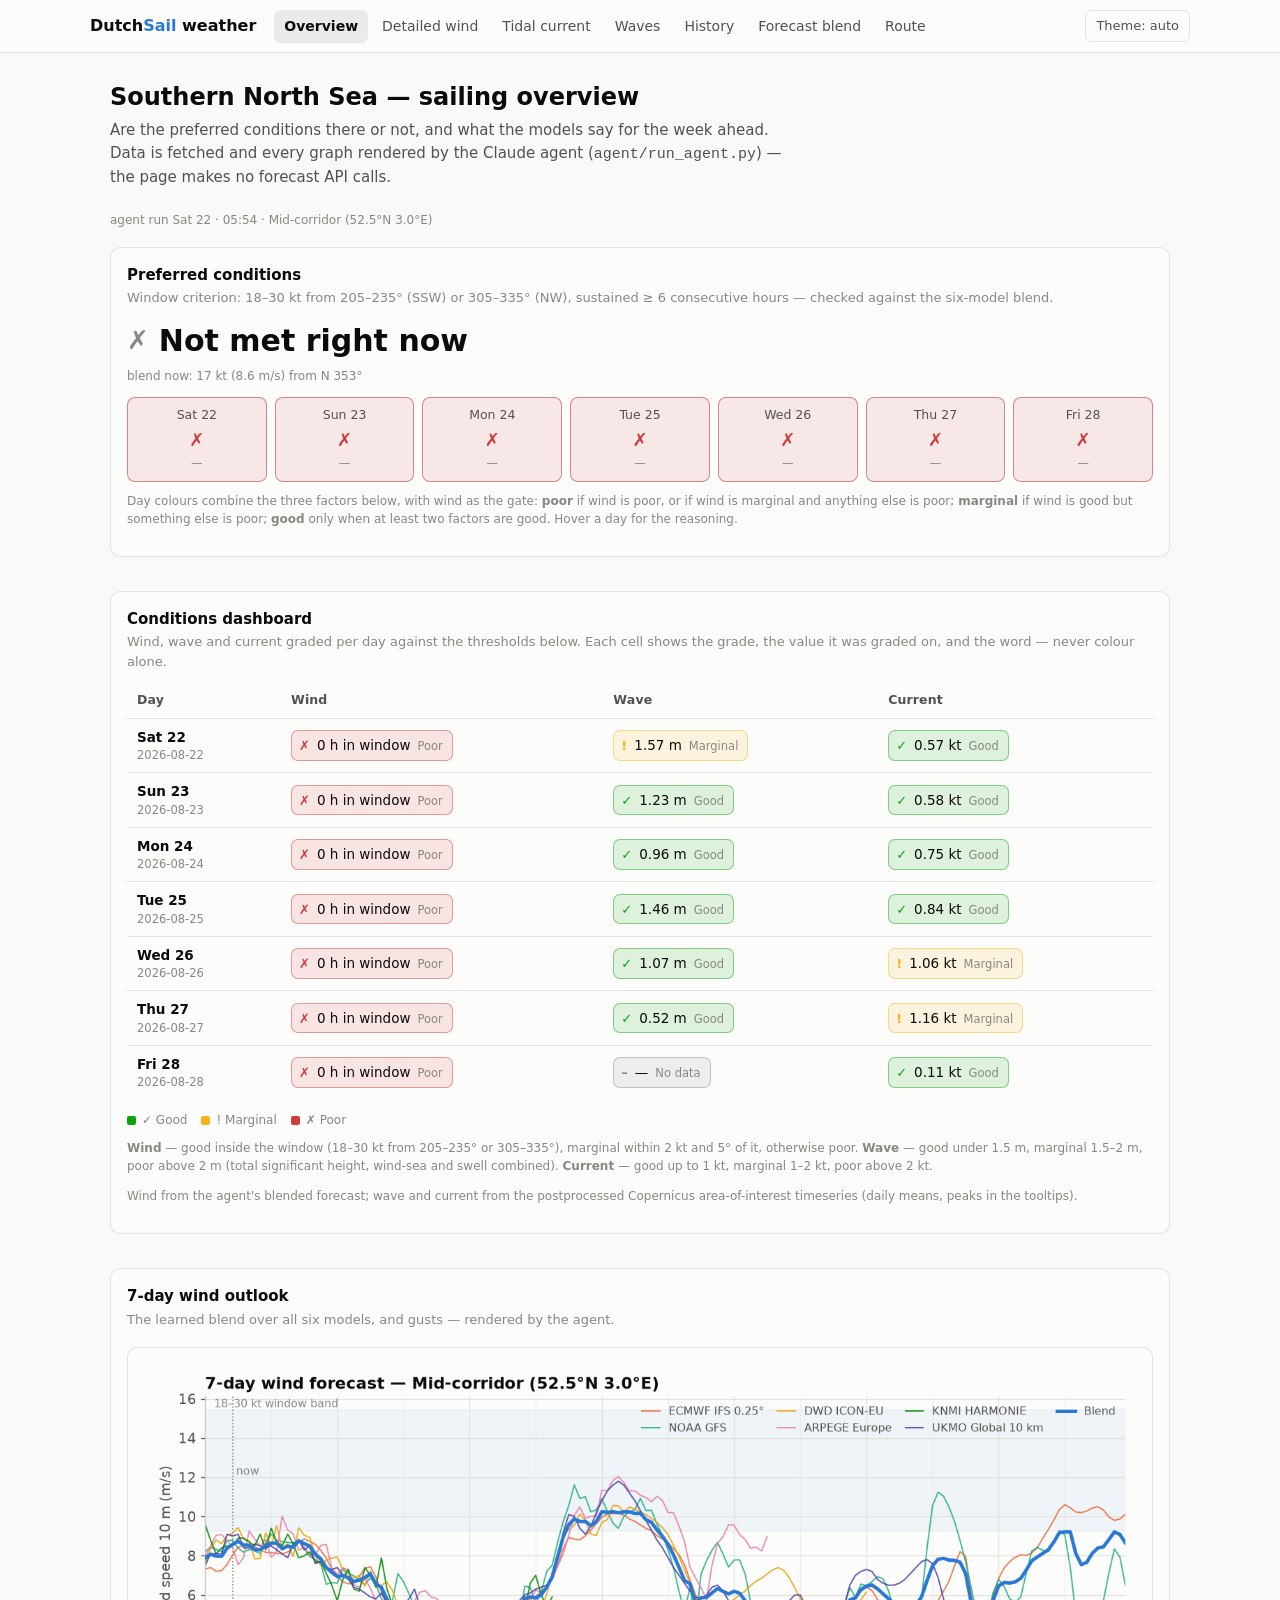
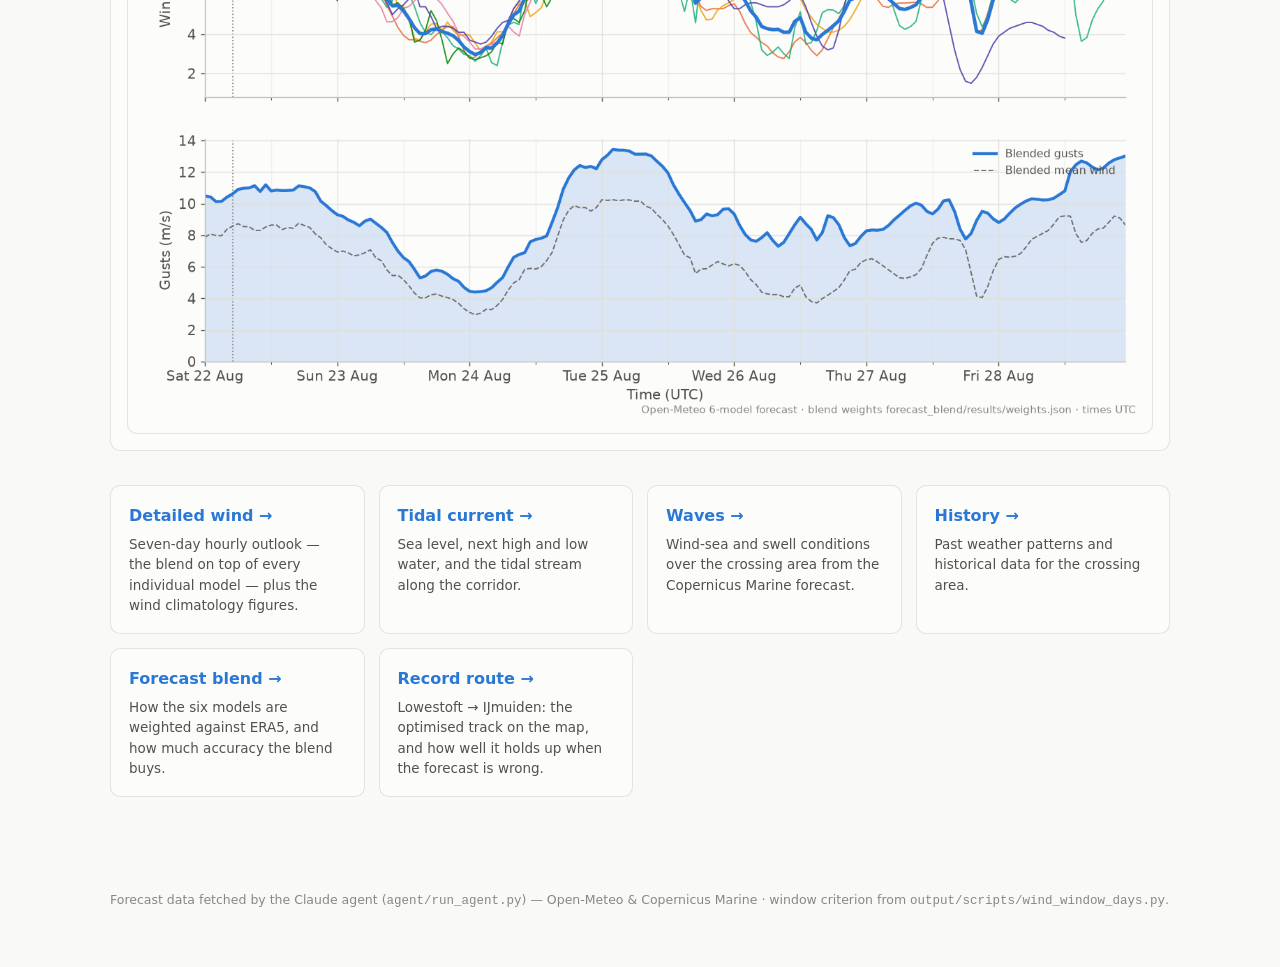
<file: frontend/index.html>
<!DOCTYPE html>
<html lang="en">
<head>
<meta charset="utf-8">
<meta name="viewport" content="width=device-width, initial-scale=1">
<title>DutchSail weather — overview</title>
<script>(function(){var q=new URLSearchParams(location.search).get("theme");var t=q||localStorage.getItem("ds-theme");if(t==="light"||t==="dark")document.documentElement.dataset.theme=t;})();</script>
<link rel="stylesheet" href="./assets/style.css">
<script src="../output/scripts/api.js" defer></script>
<script src="./assets/common.js" defer></script>
<style>
/* Conditions dashboard — scoped to this page only, so assets/style.css is untouched.
   Status hues are the fixed status palette (never themed); on the light surface the
   amber is deliberately below 3:1, so every cell also carries a glyph, a number, and
   a word. Colour never carries the meaning on its own. */
.dash { --ok: #0ca30c; --warn: #fab219; --bad: #d03b3b; }
.dash .sr-only { position: absolute; width: 1px; height: 1px; padding: 0; margin: -1px; overflow: hidden; clip: rect(0 0 0 0); white-space: nowrap; border: 0; }
.dash-wrap { overflow-x: auto; margin-top: 12px; }
.dash-table { width: 100%; border-collapse: collapse; font-size: 13.5px; }
.dash-table th, .dash-table td { padding: 8px 10px; text-align: left; border-bottom: 1px solid var(--border); }
.dash-table thead th { color: var(--ink-2); font-weight: 600; font-size: 12.5px; letter-spacing: .01em; white-space: nowrap; }
.dash-table tbody tr:last-child th, .dash-table tbody tr:last-child td { border-bottom: 0; }
.dash-table tbody th { color: var(--ink); font-weight: 600; white-space: nowrap; }
.dash-day-sub { display: block; color: var(--muted); font-weight: 400; font-size: 11.5px; font-variant-numeric: tabular-nums; }
.dash-chip { display: inline-flex; align-items: baseline; gap: 7px; padding: 4px 9px 4px 7px; border-radius: 7px;
  border: 1px solid color-mix(in srgb, var(--chip) 45%, transparent);
  background: color-mix(in srgb, var(--chip) 12%, transparent); }
.dash-chip[data-status="good"]     { --chip: var(--ok); }
.dash-chip[data-status="warning"]  { --chip: var(--warn); }
.dash-chip[data-status="critical"] { --chip: var(--bad); }
.dash-chip[data-status="unknown"]  { --chip: var(--muted); }
.dash-glyph { color: var(--chip); font-weight: 700; font-size: 13px; line-height: 1; }
.dash-val { color: var(--ink); font-variant-numeric: tabular-nums; white-space: nowrap; }
.dash-label { color: var(--muted); font-size: 11.5px; white-space: nowrap; }
.dash-legend { display: flex; flex-wrap: wrap; gap: 14px; margin-top: 12px; color: var(--muted); font-size: 12px; }
.dash-legend span { display: inline-flex; align-items: center; gap: 6px; }
.dash-key { width: 9px; height: 9px; border-radius: 2px; display: inline-block; }
.dash-note { color: var(--muted); font-size: 12px; margin-top: 10px; line-height: 1.5; }
/* combined verdict on the 7-day strip */
.day-cell[data-combined] { border-color: color-mix(in srgb, var(--chip) 50%, var(--border)); background: color-mix(in srgb, var(--chip) 10%, transparent); }
.day-cell[data-combined="good"]     { --chip: #0ca30c; }
.day-cell[data-combined="warning"]  { --chip: #fab219; }
.day-cell[data-combined="critical"] { --chip: #d03b3b; }
.day-cell[data-combined="unknown"]  { --chip: #898781; }
.day-cell[data-combined] .d-mark { color: var(--chip); }
@media (max-width: 620px) { .dash-table { font-size: 12.5px; } .dash-label { display: none; } }
</style>
</head>
<body>

<header class="site-header"><div class="bar">
  <a class="brand" href="./index.html">Dutch<span>Sail</span> weather</a>
  <nav class="site-nav">
    <a href="./index.html" aria-current="page">Overview</a>
    <a href="./wind.html">Detailed wind</a>
    <a href="./tidalcurrent.html">Tidal current</a>
    <a href="./waves.html">Waves</a>
    <a href="./history.html">History</a>
    <a href="./forecast-blend.html">Forecast blend</a>
    <a href="./route.html">Route</a>
  </nav>
  <button class="theme-toggle" type="button">Theme: auto</button>
</div></header>

<main>
  <h1 class="page-title">Southern North Sea — sailing overview</h1>
  <p class="page-sub">
    Are the preferred conditions there or not, and what the models say for the week
    ahead. Data is fetched and every graph rendered by the Claude agent
    (<code>agent/run_agent.py</code>) — the page makes no forecast API calls.
  </p>

  <div class="filter-row">
    <span class="filter-note" id="updated"></span>
  </div>

  <div id="content" class="loading">
    <section class="card">
      <h3>Preferred conditions</h3>
      <p class="card-sub">
        Window criterion: 18–30 kt from 205–235° (SSW) or 305–335° (NW), sustained
        ≥ 6 consecutive hours — checked against the six-model blend.
      </p>
      <div id="cond-now" class="status-value"></div>
      <div id="cond-detail" class="filter-note" style="margin-top:4px"></div>
      <div id="cond-days" class="day-strip"></div>
      <p id="cond-combined-note" class="dash-note"></p>
    </section>

    <section class="card dash" style="margin-top:14px">
      <h3>Conditions dashboard</h3>
      <p class="card-sub">
        Wind, wave and current graded per day against the thresholds below. Each cell
        shows the grade, the value it was graded on, and the word — never colour alone.
      </p>

      <div class="dash-wrap">
        <table class="dash-table">
          <caption class="sr-only">Daily wind, wave and current grades for the next seven days</caption>
          <thead>
            <tr>
              <th scope="col">Day</th>
              <th scope="col">Wind</th>
              <th scope="col">Wave</th>
              <th scope="col">Current</th>
            </tr>
          </thead>
          <tbody id="dash-body"></tbody>
        </table>
      </div>

      <div class="dash-legend">
        <span><i class="dash-key" style="background:#0ca30c"></i> ✓ Good</span>
        <span><i class="dash-key" style="background:#fab219"></i> ! Marginal</span>
        <span><i class="dash-key" style="background:#d03b3b"></i> ✗ Poor</span>
      </div>

      <p class="dash-note">
        <strong>Wind</strong> — good inside the window (18–30 kt from 205–235° or
        305–335°), marginal within 2 kt and 5° of it, otherwise poor.
        <strong>Wave</strong> — good under 1.5 m, marginal 1.5–2 m, poor above 2 m
        (total significant height, wind-sea and swell combined).
        <strong>Current</strong> — good up to 1 kt, marginal 1–2 kt, poor above 2 kt.
      </p>
      <p id="dash-source" class="dash-note"></p>
    </section>

    <section class="card chart-card" style="margin-top:14px">
      <div class="chart-head">
        <div>
          <h3>7-day wind outlook</h3>
          <p class="card-sub">The learned blend over all six models, and gusts — rendered by the agent.</p>
        </div>
      </div>
      <figure class="fig">
        <img data-light="../output/figures/agent/wind_forecast_light.png"
             data-dark="../output/figures/agent/wind_forecast_dark.png"
             src="../output/figures/agent/wind_forecast_light.png"
             alt="Seven-day wind forecast: blend over six models, and gusts">
      </figure>
    </section>
  </div>

  <div id="status"></div>

  <section style="margin-top:26px">
    <div class="nav-cards">
      <a class="nav-card" href="./wind.html">
        <div class="nc-title">Detailed wind →</div>
        <p>Seven-day hourly outlook — the blend on top of every individual model — plus the wind climatology figures.</p>
      </a>
      <a class="nav-card" href="./tidalcurrent.html">
        <div class="nc-title">Tidal current →</div>
        <p>Sea level, next high and low water, and the tidal stream along the corridor.</p>
      </a>
      <a class="nav-card" href="./waves.html">
        <div class="nc-title">Waves →</div>
        <p>Wind-sea and swell conditions over the crossing area from the Copernicus Marine forecast.</p>
      </a>
      <a class="nav-card" href="./history.html">
        <div class="nc-title">History →</div>
        <p>Past weather patterns and historical data for the crossing area.</p>
      </a>
      <a class="nav-card" href="./forecast-blend.html">
        <div class="nc-title">Forecast blend →</div>
        <p>How the six models are weighted against ERA5, and how much accuracy the blend buys.</p>
      </a>
      <a class="nav-card" href="./route.html">
        <div class="nc-title">Record route →</div>
        <p>Lowestoft → IJmuiden: the optimised track on the map, and how well it holds up when the forecast is wrong.</p>
      </a>
    </div>
  </section>
</main>

<footer class="site-footer">
  Forecast data fetched by the Claude agent (<code>agent/run_agent.py</code>) —
  Open-Meteo &amp; Copernicus Marine · window criterion from <code>output/scripts/wind_window_days.py</code>.
</footer>

<script>
document.addEventListener("DOMContentLoaded", async () => {
  const content = document.getElementById("content");
  const status = document.getElementById("status");

  // declared as a function and called at the very end: everything below is `const`,
  // so running this first would hit the temporal dead zone
  async function boot() {
    try {
      const s = await fetchAgentSummary();
      render(s);
      // the dashboard reads extra files; a failure there must not blank the page
      try { await renderDashboard(s); }
      catch (e) { document.getElementById("dash-source").textContent = `Dashboard unavailable (${e.message}).`; }
      content.classList.remove("loading");
      document.getElementById("updated").textContent =
        `agent run ${fmtFull(new Date(s.generated_at))} · ${s.point.name}`;
    } catch (err) {
      content.classList.remove("loading");
      content.hidden = true;
      statusMsg(status, `No agent data yet (${err.message}). ` +
        `Run "python agent/run_agent.py" to fetch forecasts and build the graphs.`);
    }
  }

  function render(s) {
    // right now
    const met = !!s.now.met;
    const nowEl = document.getElementById("cond-now");
    nowEl.className = `status-value ${met ? "met" : "not-met"}`;
    nowEl.innerHTML = "";
    const mark = document.createElement("span");
    mark.className = "mark";
    mark.textContent = met ? "✓" : "✗";
    nowEl.append(mark, document.createTextNode(met ? "Conditions met right now" : "Not met right now"));
    document.getElementById("cond-detail").textContent =
      Number.isFinite(s.now.speed_ms) && Number.isFinite(s.now.dir_deg)
        ? `blend now: ${msToKt(s.now.speed_ms).toFixed(0)} kt (${s.now.speed_ms.toFixed(1)} m/s) from ${compass16(s.now.dir_deg)} ${Math.round(s.now.dir_deg)}°`
        : "no blend value for the current hour";

    // day by day, straight from the agent's verdicts
    const strip = document.getElementById("cond-days");
    strip.innerHTML = "";
    (s.days || []).slice(0, 7).forEach(day => {
      const cell = document.createElement("div");
      cell.className = `day-cell ${day.met ? "met" : "not-met"}`;
      cell.title = `${day.label}: longest qualifying stretch ${day.best_run_h} h (needs ≥ 6 h)`;
      const dd = document.createElement("div");
      dd.className = "d-day";
      dd.textContent = day.label;
      const dm = document.createElement("div");
      dm.className = "d-mark";
      dm.textContent = day.met ? "✓" : "✗";
      const dn = document.createElement("div");
      dn.className = "d-note";
      dn.textContent = day.best_run_h > 0 ? `${day.best_run_h} h` : "—";
      cell.append(dd, dm, dn);
      strip.append(cell);
    });
  }

  // ---- conditions dashboard ------------------------------------------------
  // summary.json carries per-day wind verdicts but no per-day wave or current, so
  // those two columns read the area-of-interest timeseries that
  // scripts/postprocess_*.py write. The filenames are date-stamped, which is why
  // they are named here rather than derived; a miss degrades to "no data".
  const WAVE_CSV = "../sample_forecast_data/postprocessed/wave_conditions_area_of_interest_2026-08-21T14_to_2026-08-27T23.csv";
  const CURRENT_CSV = "../sample_forecast_data/postprocessed/currents_conditions_area_of_interest_2026-08-21T14_to_2026-08-28T00.csv";

  const GRADES = {
    good:     { glyph: "✓", label: "Good" },
    warning:  { glyph: "!", label: "Marginal" },
    critical: { glyph: "✗", label: "Poor" },
    unknown:  { glyph: "–", label: "No data" },
  };
  const SCORE = { good: 2, warning: 1, critical: 0 };
  const within = (v, lo, hi) => v >= lo && v <= hi;

  // The window is 18–30 kt from 205–235° or 305–335°; 2 kt and 5° outside it is marginal.
  function gradeWind(kt, deg) {
    if (!Number.isFinite(kt) || !Number.isFinite(deg)) return "unknown";
    const dirIn = pad => within(deg, 205 - pad, 235 + pad) || within(deg, 305 - pad, 335 + pad);
    if (within(kt, 18, 30) && dirIn(0)) return "good";
    if (within(kt, 16, 32) && dirIn(5)) return "warning";
    return "critical";
  }
  const gradeWave = m =>
    !Number.isFinite(m) ? "unknown" : m < 1.5 ? "good" : m <= 2 ? "warning" : "critical";
  const gradeCurrent = kt =>
    !Number.isFinite(kt) ? "unknown" : kt <= 1 ? "good" : kt <= 2 ? "warning" : "critical";

  async function loadCsv(url) {
    const res = await fetch(url, { cache: "no-store" });
    if (!res.ok) throw new Error(String(res.status));
    const [header, ...rows] = (await res.text()).trim().split(/\r?\n/);
    const cols = header.split(",");
    return rows.map(line => {
      const cells = line.split(",");
      return Object.fromEntries(cols.map((c, i) => [c, cells[i]]));
    });
  }

  // hourly spatial means -> one mean and one peak per calendar day
  function byDay(rows, valueOf) {
    const acc = {};
    rows.forEach(r => {
      const v = valueOf(r);
      if (!Number.isFinite(v)) return;
      const day = String(r.time).slice(0, 10);
      (acc[day] = acc[day] || []).push(v);
    });
    const out = {};
    Object.entries(acc).forEach(([d, vs]) => {
      out[d] = { mean: vs.reduce((a, b) => a + b, 0) / vs.length, peak: Math.max(...vs) };
    });
    return out;
  }

  // summary.json exposes no per-day wind speed/direction, so the threshold rule runs
  // on what it does expose — the blend for the current hour on today's row, and
  // per-day values if a later agent run starts emitting them. Failing both, the day
  // is graded on how long it stays inside the window.
  function windForDay(day, s, isToday) {
    const kt = Number.isFinite(day.speed_kt) ? day.speed_kt
      : Number.isFinite(day.speed_ms) ? msToKt(day.speed_ms)
      : isToday && Number.isFinite(s.now && s.now.speed_ms) ? msToKt(s.now.speed_ms) : NaN;
    const deg = Number.isFinite(day.dir_deg) ? day.dir_deg
      : isToday && Number.isFinite(s.now && s.now.dir_deg) ? s.now.dir_deg : NaN;

    if (Number.isFinite(kt) && Number.isFinite(deg)) {
      return {
        grade: gradeWind(kt, deg),
        value: `${kt.toFixed(0)} kt · ${Math.round(deg)}°`,
        title: `blend ${kt.toFixed(1)} kt from ${compass16(deg)} ${Math.round(deg)}° — `
             + `window is 18–30 kt from 205–235° or 305–335°, marginal within 2 kt and 5°`,
      };
    }
    const h = Number(day.best_run_h) || 0;
    return {
      grade: day.met ? "good" : h > 0 ? "warning" : "critical",
      value: `${h} h in window`,
      title: `summary.json has no wind speed/direction for this day, so it is graded on `
           + `the ${h} h spent inside the window (needs ≥ 6 h). Not the ±2 kt / ±5° rule.`,
    };
  }

  function cell(grade, value, title) {
    const td = document.createElement("td");
    const chip = document.createElement("span");
    chip.className = "dash-chip";
    chip.dataset.status = grade;
    if (title) chip.title = title;
    const g = document.createElement("span");
    g.className = "dash-glyph";
    g.setAttribute("aria-hidden", "true");
    g.textContent = GRADES[grade].glyph;
    const v = document.createElement("span");
    v.className = "dash-val";
    v.textContent = value;
    const l = document.createElement("span");
    l.className = "dash-label";
    l.textContent = GRADES[grade].label;
    chip.append(g, v, l);
    td.append(chip);
    return td;
  }

  // Wind gates the day; wave and current can only pull it down, never rescue it.
  // Reds are checked before greens, so a red factor is never outvoted by two greens.
  function combine(wind, others) {
    const known = [wind, ...others].filter(g => g in SCORE);
    if (!known.length) return { grade: "unknown", why: "no data" };

    const reds = others.filter(g => g === "critical").length;
    const greens = known.filter(g => g === "good").length;

    if (wind === "critical") return { grade: "critical", why: "wind is poor" };
    if (wind === "warning" && reds) return { grade: "critical", why: "wind marginal and something is poor" };
    if (wind === "good" && reds) return { grade: "warning", why: "wind good but something is poor" };
    if (greens >= 2) return { grade: "good", why: `${greens} of 3 factors good` };
    return { grade: "warning", why: "nothing poor, but fewer than two factors good" };
  }

  async function renderDashboard(s) {
    const body = document.getElementById("dash-body");
    const days = (s.days || []).slice(0, 7);
    const today = new Date().toISOString().slice(0, 10);

    let waves = {}, currents = {};
    const missing = [];
    try {
      waves = byDay(await loadCsv(WAVE_CSV), r => Math.hypot(+r.VHM0_WW, +r.VHM0_SW1));
    } catch (e) { missing.push("wave"); }
    try {
      currents = byDay(await loadCsv(CURRENT_CSV), r => msToKt(+r.speed));
    } catch (e) { missing.push("current"); }

    body.innerHTML = "";
    const strip = [...document.querySelectorAll("#cond-days .day-cell")];

    days.forEach((day, i) => {
      const wind = windForDay(day, s, day.date === today);
      const wv = waves[day.date];
      const cu = currents[day.date];
      const waveGrade = gradeWave(wv && wv.mean);
      const curGrade = gradeCurrent(cu && cu.mean);

      const tr = document.createElement("tr");
      const th = document.createElement("th");
      th.scope = "row";
      th.textContent = day.label;
      const sub = document.createElement("span");
      sub.className = "dash-day-sub";
      sub.textContent = day.date;
      th.append(sub);
      tr.append(
        th,
        cell(wind.grade, wind.value, wind.title),
        cell(waveGrade, wv ? `${wv.mean.toFixed(2)} m` : "—",
          wv ? `daily mean total significant height ${wv.mean.toFixed(2)} m, peak ${wv.peak.toFixed(2)} m `
             + `(wind-sea and swell combined) — good < 1.5 m, marginal 1.5–2 m, poor > 2 m` : ""),
        cell(curGrade, cu ? `${cu.mean.toFixed(2)} kt` : "—",
          cu ? `daily mean tidal stream ${cu.mean.toFixed(2)} kt, peak ${cu.peak.toFixed(2)} kt `
             + `— good ≤ 1 kt, marginal 1–2 kt, poor > 2 kt` : ""),
      );
      body.append(tr);

      // colour the 7-day strip by the combined verdict
      const cmb = combine(wind.grade, [waveGrade, curGrade]);
      const dayCell = strip[i];
      if (dayCell) {
        dayCell.dataset.combined = cmb.grade;
        const mark = dayCell.querySelector(".d-mark");
        if (mark) mark.textContent = GRADES[cmb.grade].glyph;
        dayCell.title = `${day.label}: ${GRADES[cmb.grade].label.toLowerCase()} overall`
          + ` — ${cmb.why}`
          + ` · wind ${GRADES[wind.grade].label.toLowerCase()}, `
          + `wave ${GRADES[waveGrade].label.toLowerCase()}, `
          + `current ${GRADES[curGrade].label.toLowerCase()}. `
          + `Longest qualifying wind stretch ${day.best_run_h} h (needs ≥ 6 h).`;
      }
    });

    document.getElementById("cond-combined-note").innerHTML =
      "Day colours combine the three factors below, with wind as the gate: "
      + "<strong>poor</strong> if wind is poor, or if wind is marginal and anything else is poor; "
      + "<strong>marginal</strong> if wind is good but something else is poor; "
      + "<strong>good</strong> only when at least two factors are good. "
      + "Hover a day for the reasoning.";

    const src = document.getElementById("dash-source");
    src.textContent = missing.length
      ? `No ${missing.join(" or ")} data found — those columns read the postprocessed `
        + `area-of-interest CSVs, whose filenames carry the forecast date. Re-run `
        + `scripts/postprocess_*.py and update the paths in this page.`
      : "Wind from the agent's blended forecast; wave and current from the postprocessed "
        + "Copernicus area-of-interest timeseries (daily means, peaks in the tooltips).";
  }

  await boot();
});
</script>

</body>
</html>
</file>
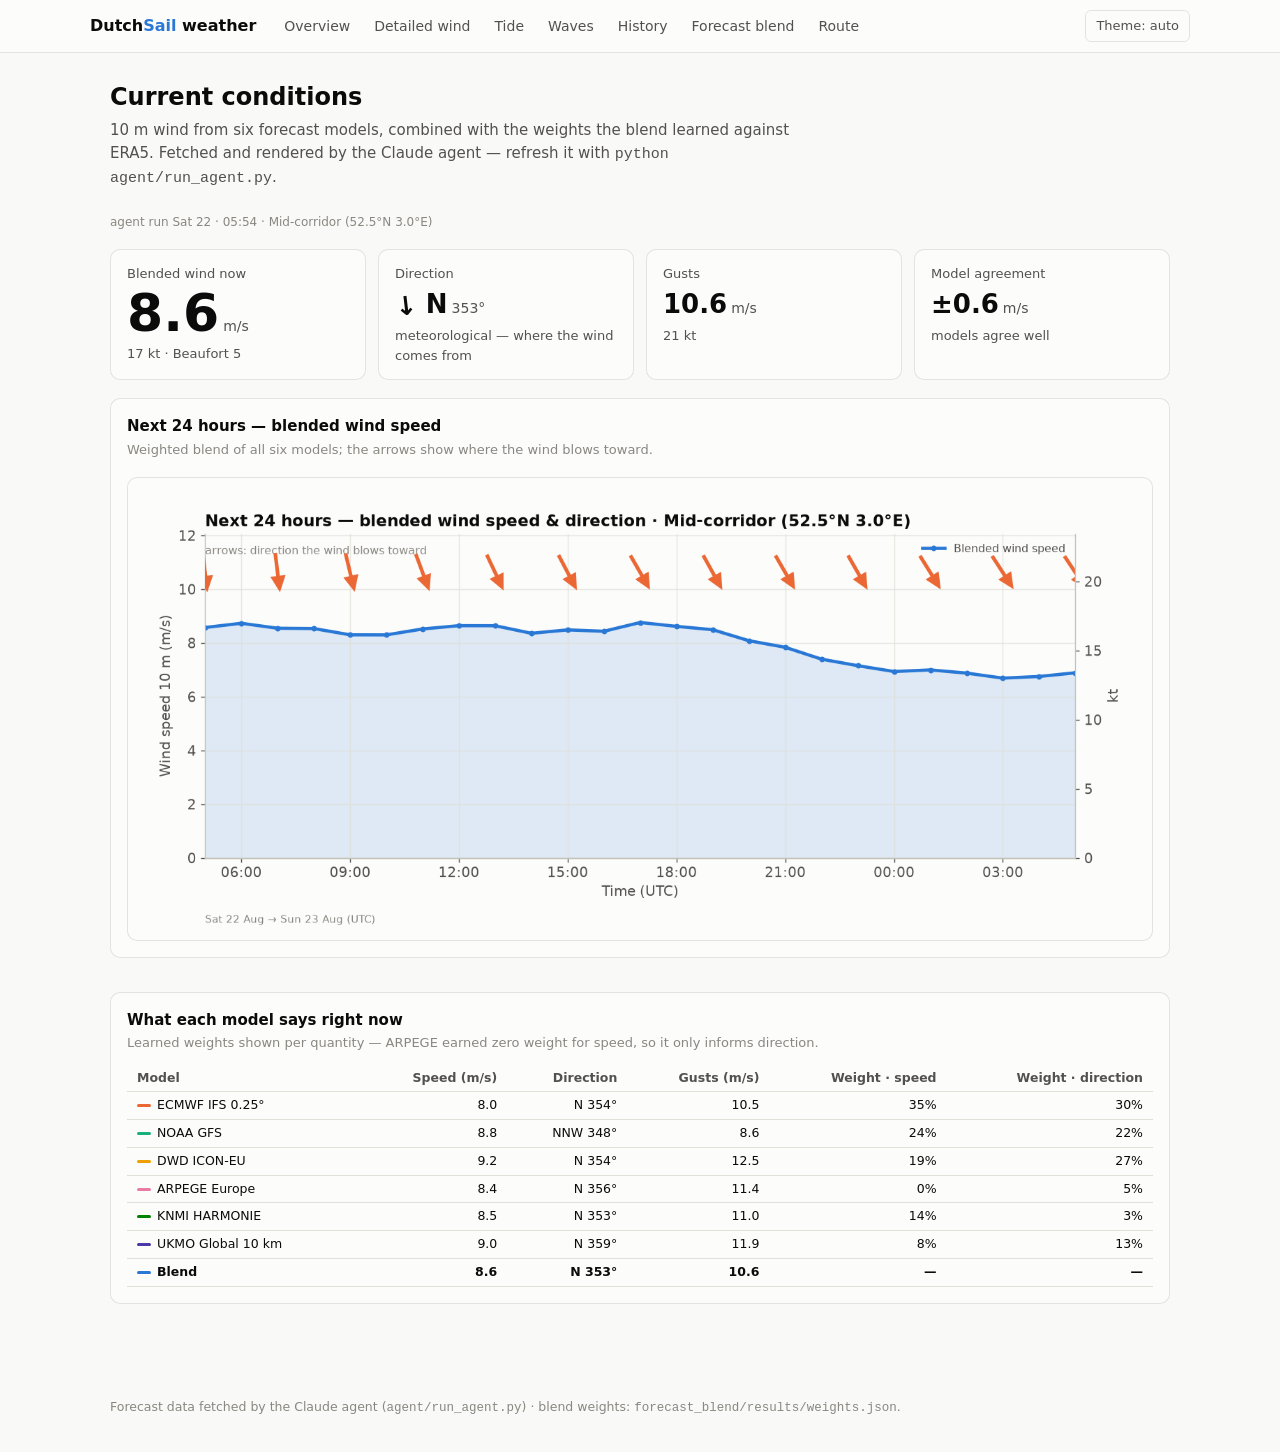
<file: frontend/current.html>
<!DOCTYPE html>
<html lang="en">
<head>
<meta charset="utf-8">
<meta name="viewport" content="width=device-width, initial-scale=1">
<title>DutchSail weather — current conditions</title>
<script>(function(){var q=new URLSearchParams(location.search).get("theme");var t=q||localStorage.getItem("ds-theme");if(t==="light"||t==="dark")document.documentElement.dataset.theme=t;})();</script>
<link rel="stylesheet" href="./assets/style.css">
<script src="../output/scripts/api.js" defer></script>
<script src="./assets/common.js" defer></script>
</head>
<body>

<header class="site-header"><div class="bar">
  <a class="brand" href="./index.html">Dutch<span>Sail</span> weather</a>
  <nav class="site-nav">
    <a href="./index.html">Overview</a>
    <a href="./wind.html">Detailed wind</a>
    <a href="./tide.html">Tide</a>
    <a href="./waves.html">Waves</a>
    <a href="./history.html">History</a>
    <a href="./forecast-blend.html">Forecast blend</a>
    <a href="./route.html">Route</a>
  </nav>
  <button class="theme-toggle" type="button">Theme: auto</button>
</div></header>

<main>
  <h1 class="page-title">Current conditions</h1>
  <p class="page-sub">
    10&nbsp;m wind from six forecast models, combined with the weights the blend
    learned against ERA5. Fetched and rendered by the Claude agent — refresh it
    with <code>python agent/run_agent.py</code>.
  </p>

  <div class="filter-row">
    <span class="filter-note" id="updated"></span>
  </div>

  <div id="content" class="loading">
    <div class="tiles" id="tiles"></div>

    <section class="card chart-card">
      <div class="chart-head">
        <div>
          <h3>Next 24 hours — blended wind speed</h3>
          <p class="card-sub">Weighted blend of all six models; the arrows show where the wind blows toward.</p>
        </div>
      </div>
      <figure class="fig">
        <img data-light="../output/figures/agent/wind_next24_light.png"
             data-dark="../output/figures/agent/wind_next24_dark.png"
             src="../output/figures/agent/wind_next24_light.png"
             alt="Blended wind speed for the next 24 hours with direction arrows">
      </figure>
    </section>

    <section class="card" style="margin-top:14px">
      <h3>What each model says right now</h3>
      <p class="card-sub">Learned weights shown per quantity — ARPEGE earned zero weight for speed, so it only informs direction.</p>
      <div class="data-table-wrap">
        <table class="data-table model-table" id="model-table"></table>
      </div>
    </section>
  </div>

  <div id="status"></div>
</main>

<footer class="site-footer">Forecast data fetched by the Claude agent (<code>agent/run_agent.py</code>) · blend weights: <code>forecast_blend/results/weights.json</code>.</footer>

<script>
document.addEventListener("DOMContentLoaded", async () => {
  const content = document.getElementById("content");
  const status = document.getElementById("status");

  try {
    const s = await fetchAgentSummary();
    render(s);
    content.classList.remove("loading");
    document.getElementById("updated").textContent =
      `agent run ${fmtFull(new Date(s.generated_at))} · ${s.point.name}`;
  } catch (err) {
    content.classList.remove("loading");
    content.hidden = true;
    statusMsg(status, `No agent data yet (${err.message}). ` +
      `Run "python agent/run_agent.py" to fetch forecasts and build the graphs.`);
  }

  function render(s) {
    const { speed_ms: spd, dir_deg: dir, gust_ms: gust, spread_ms: spread } = s.now;

    const tiles = document.getElementById("tiles");
    tiles.innerHTML = "";
    tiles.append(
      statTile("Blended wind now", !Number.isFinite(spd) ? "–" :
        `<span class="hero-figure">${spd.toFixed(1)}<small>m/s</small></span>`,
        !Number.isFinite(spd) ? "" : `${msToKt(spd).toFixed(0)} kt · Beaufort ${beaufort(spd)}`),
      statTile("Direction", !Number.isFinite(dir) ? "–" :
        `<span class="dir-arrow" style="transform:rotate(${(dir + 180) % 360}deg)">↑</span> ${compass16(dir)}<small>${Math.round(dir)}°</small>`,
        "meteorological — where the wind comes from"),
      statTile("Gusts", !Number.isFinite(gust) ? "–" : `${gust.toFixed(1)}<small>m/s</small>`,
        !Number.isFinite(gust) ? "" : `${msToKt(gust).toFixed(0)} kt`),
      statTile("Model agreement", !Number.isFinite(spread) ? "–" : `±${(spread / 2).toFixed(1)}<small>m/s</small>`,
        !Number.isFinite(spread) ? "" : (spread < 2 ? "models agree well" : spread < 4 ? "moderate disagreement" : "models disagree — low confidence")),
    );

    // per-model table at the agent's run hour
    const tbl = document.getElementById("model-table");
    tbl.innerHTML = "";
    const thead = document.createElement("thead");
    thead.innerHTML = "<tr><th>Model</th><th>Speed (m/s)</th><th>Direction</th><th>Gusts (m/s)</th><th>Weight · speed</th><th>Weight · direction</th></tr>";
    const tbody = document.createElement("tbody");
    const swatches = ["--s2", "--s3", "--s4", "--s5", "--s6", "--s7"];
    const addRow = (swatchColor, name, sp, dd, g, ws, wd, strong) => {
      const tr = document.createElement("tr");
      const c0 = document.createElement("td");
      const sw = document.createElement("span");
      sw.className = "swatch";
      sw.style.borderTopColor = `var(${swatchColor})`;
      c0.append(sw, document.createTextNode(name));
      if (strong) c0.style.fontWeight = "650";
      tr.append(c0);
      for (const txt of [
        Number.isFinite(sp) ? sp.toFixed(1) : "–",
        Number.isFinite(dd) ? `${compass16(dd)} ${Math.round(dd)}°` : "–",
        Number.isFinite(g) ? g.toFixed(1) : "–",
        ws, wd,
      ]) {
        const td = document.createElement("td");
        td.textContent = txt;
        if (strong) td.style.fontWeight = "650";
        tr.append(td);
      }
      tbody.append(tr);
    };
    (s.models || []).forEach((m, i) => {
      addRow(swatches[i % swatches.length], m.name, m.speed_ms, m.dir_deg, m.gust_ms,
        `${(m.weight_speed * 100).toFixed(0)}%`, `${(m.weight_direction * 100).toFixed(0)}%`);
    });
    addRow("--s1", "Blend", spd, dir, gust, "—", "—", true);
    tbl.append(thead, tbody);
  }
});
</script>

</body>
</html>
</file>
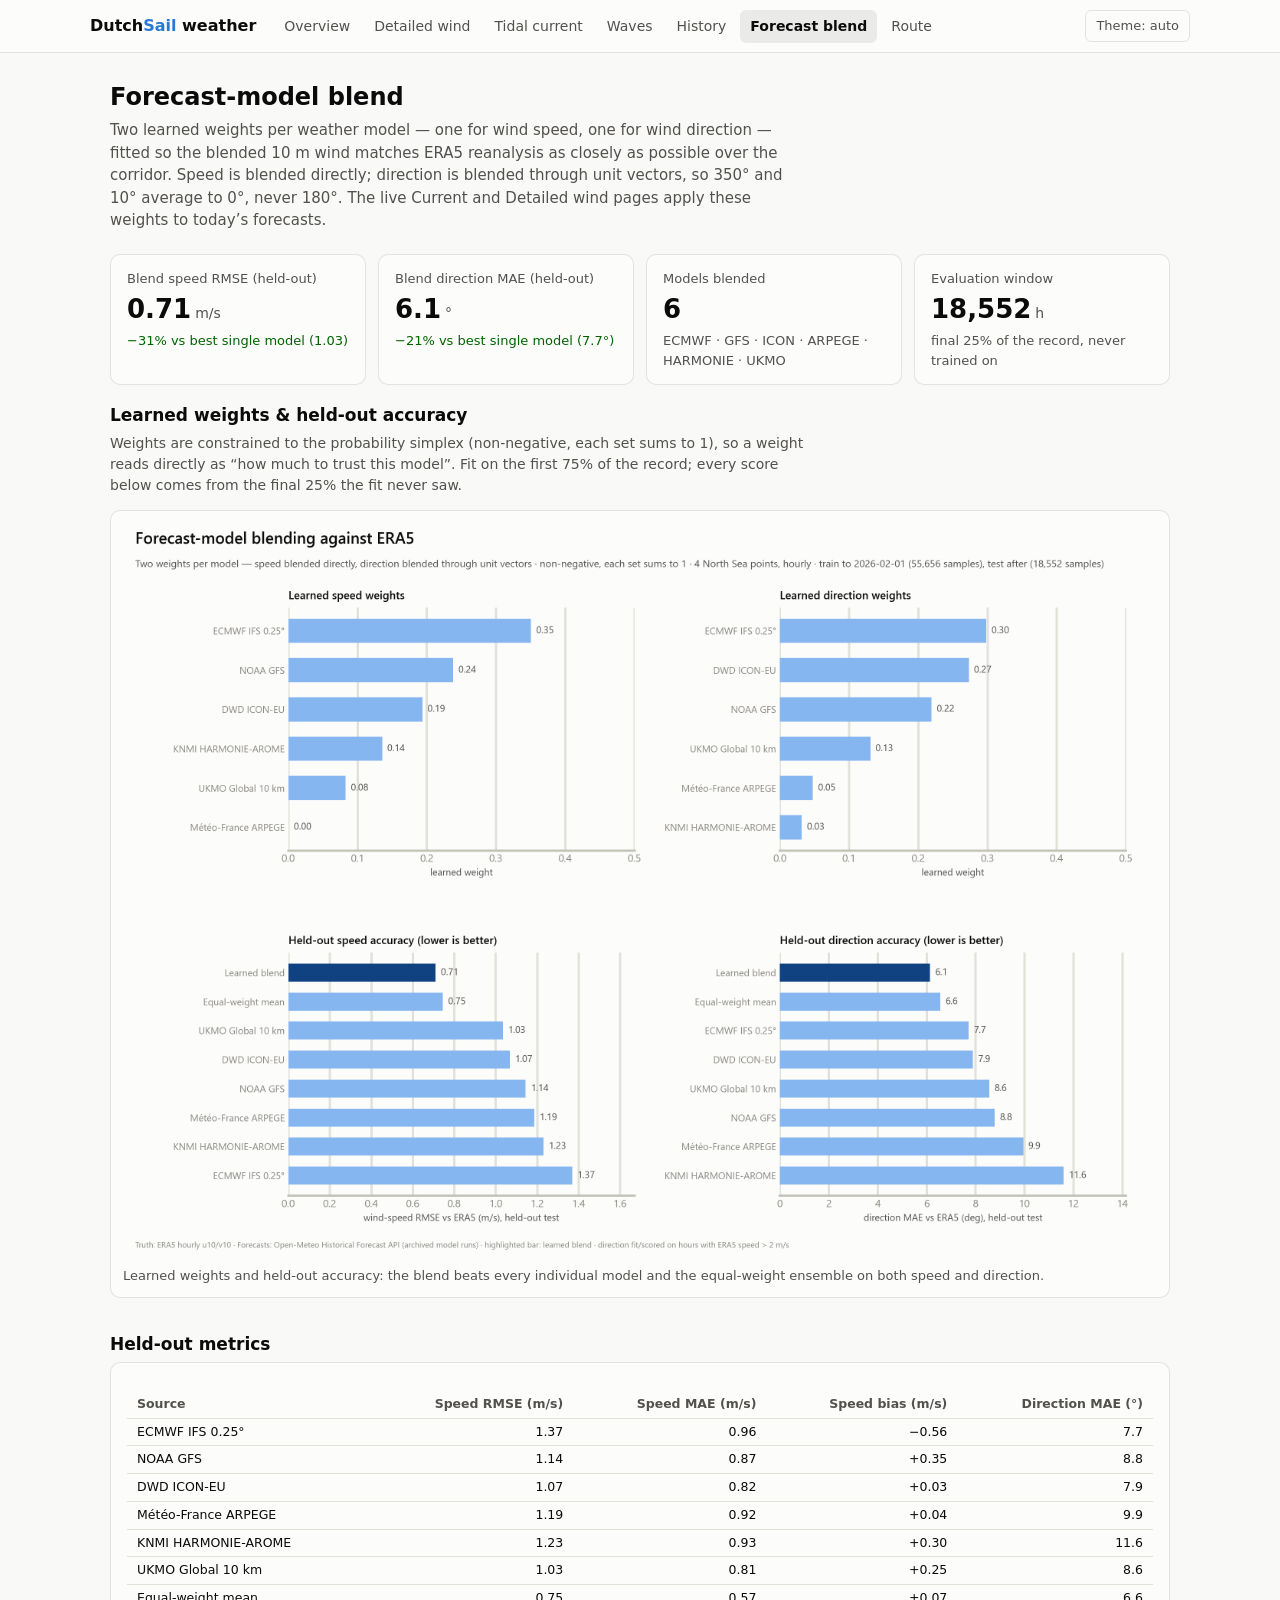
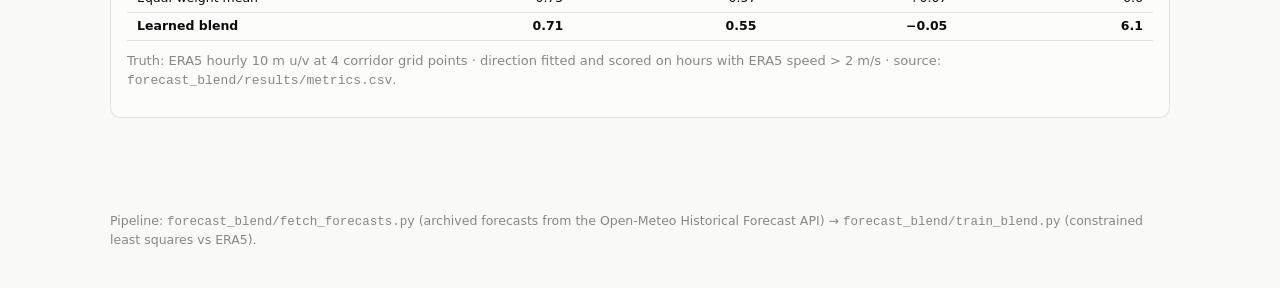
<file: frontend/forecast-blend.html>
<!DOCTYPE html>
<html lang="en">
<head>
<meta charset="utf-8">
<meta name="viewport" content="width=device-width, initial-scale=1">
<title>DutchSail weather — forecast blend</title>
<script>(function(){var q=new URLSearchParams(location.search).get("theme");var t=q||localStorage.getItem("ds-theme");if(t==="light"||t==="dark")document.documentElement.dataset.theme=t;})();</script>
<link rel="stylesheet" href="./assets/style.css">
<script src="../output/scripts/api.js" defer></script>
<script src="./assets/common.js" defer></script>
</head>
<body>

<header class="site-header"><div class="bar">
  <a class="brand" href="./index.html">Dutch<span>Sail</span> weather</a>
  <nav class="site-nav">
    <a href="./index.html">Overview</a>
    <a href="./wind.html">Detailed wind</a>
    <a href="./tidalcurrent.html">Tidal current</a>
    <a href="./waves.html">Waves</a>
    <a href="./history.html">History</a>
    <a href="./forecast-blend.html" aria-current="page">Forecast blend</a>
    <a href="./route.html">Route</a>
  </nav>
  <button class="theme-toggle" type="button">Theme: auto</button>
</div></header>

<main>
  <h1 class="page-title">Forecast-model blend</h1>
  <p class="page-sub">
    Two learned weights per weather model — one for wind speed, one for wind direction —
    fitted so the blended 10&nbsp;m wind matches ERA5 reanalysis as closely as possible
    over the corridor. Speed is blended directly; direction is blended through unit
    vectors, so 350° and 10° average to 0°, never 180°. The live Current and Detailed
    wind pages apply these weights to today&rsquo;s forecasts.
  </p>

  <div class="tiles">
    <div class="tile">
      <div class="label">Blend speed RMSE (held-out)</div>
      <div class="value">0.71<small>m/s</small></div>
      <div class="delta good">−31% vs best single model (1.03)</div>
    </div>
    <div class="tile">
      <div class="label">Blend direction MAE (held-out)</div>
      <div class="value">6.1<small>°</small></div>
      <div class="delta good">−21% vs best single model (7.7°)</div>
    </div>
    <div class="tile">
      <div class="label">Models blended</div>
      <div class="value">6</div>
      <div class="delta">ECMWF · GFS · ICON · ARPEGE · HARMONIE · UKMO</div>
    </div>
    <div class="tile">
      <div class="label">Evaluation window</div>
      <div class="value">18,552<small>h</small></div>
      <div class="delta">final 25% of the record, never trained on</div>
    </div>
  </div>

  <section>
    <h2>Learned weights &amp; held-out accuracy</h2>
    <p class="section-sub">
      Weights are constrained to the probability simplex (non-negative, each set sums
      to 1), so a weight reads directly as &ldquo;how much to trust this model&rdquo;.
      Fit on the first 75% of the record; every score below comes from the final 25%
      the fit never saw.
    </p>
    <div class="fig-grid wide">
      <figure class="fig">
        <img data-light="../forecast_blend/results/blend_evaluation_light.png"
             data-dark="../forecast_blend/results/blend_evaluation_dark.png"
             src="../forecast_blend/results/blend_evaluation_light.png"
             alt="Learned blend weights per model and held-out accuracy of the blend versus each individual model" loading="lazy">
        <figcaption>Learned weights and held-out accuracy: the blend beats every individual model and the equal-weight ensemble on both speed and direction.</figcaption>
      </figure>
    </div>
  </section>

  <section>
    <h2>Held-out metrics</h2>
    <div class="card">
      <div class="data-table-wrap">
        <table class="data-table model-table">
          <thead><tr><th>Source</th><th>Speed RMSE (m/s)</th><th>Speed MAE (m/s)</th><th>Speed bias (m/s)</th><th>Direction MAE (°)</th></tr></thead>
          <tbody>
            <tr><td>ECMWF IFS 0.25°</td><td>1.37</td><td>0.96</td><td>−0.56</td><td>7.7</td></tr>
            <tr><td>NOAA GFS</td><td>1.14</td><td>0.87</td><td>+0.35</td><td>8.8</td></tr>
            <tr><td>DWD ICON-EU</td><td>1.07</td><td>0.82</td><td>+0.03</td><td>7.9</td></tr>
            <tr><td>Météo-France ARPEGE</td><td>1.19</td><td>0.92</td><td>+0.04</td><td>9.9</td></tr>
            <tr><td>KNMI HARMONIE-AROME</td><td>1.23</td><td>0.93</td><td>+0.30</td><td>11.6</td></tr>
            <tr><td>UKMO Global 10 km</td><td>1.03</td><td>0.81</td><td>+0.25</td><td>8.6</td></tr>
            <tr><td>Equal-weight mean</td><td>0.75</td><td>0.57</td><td>+0.07</td><td>6.6</td></tr>
            <tr style="font-weight:650"><td>Learned blend</td><td>0.71</td><td>0.55</td><td>−0.05</td><td>6.1</td></tr>
          </tbody>
        </table>
      </div>
      <p class="card-sub" style="margin-top:10px">
        Truth: ERA5 hourly 10&nbsp;m u/v at 4 corridor grid points · direction fitted and scored on
        hours with ERA5 speed &gt; 2 m/s · source: <code>forecast_blend/results/metrics.csv</code>.
      </p>
    </div>
  </section>
</main>

<footer class="site-footer">
  Pipeline: <code>forecast_blend/fetch_forecasts.py</code> (archived forecasts from the Open-Meteo
  Historical Forecast API) → <code>forecast_blend/train_blend.py</code> (constrained least squares vs ERA5).
</footer>

</body>
</html>
</file>
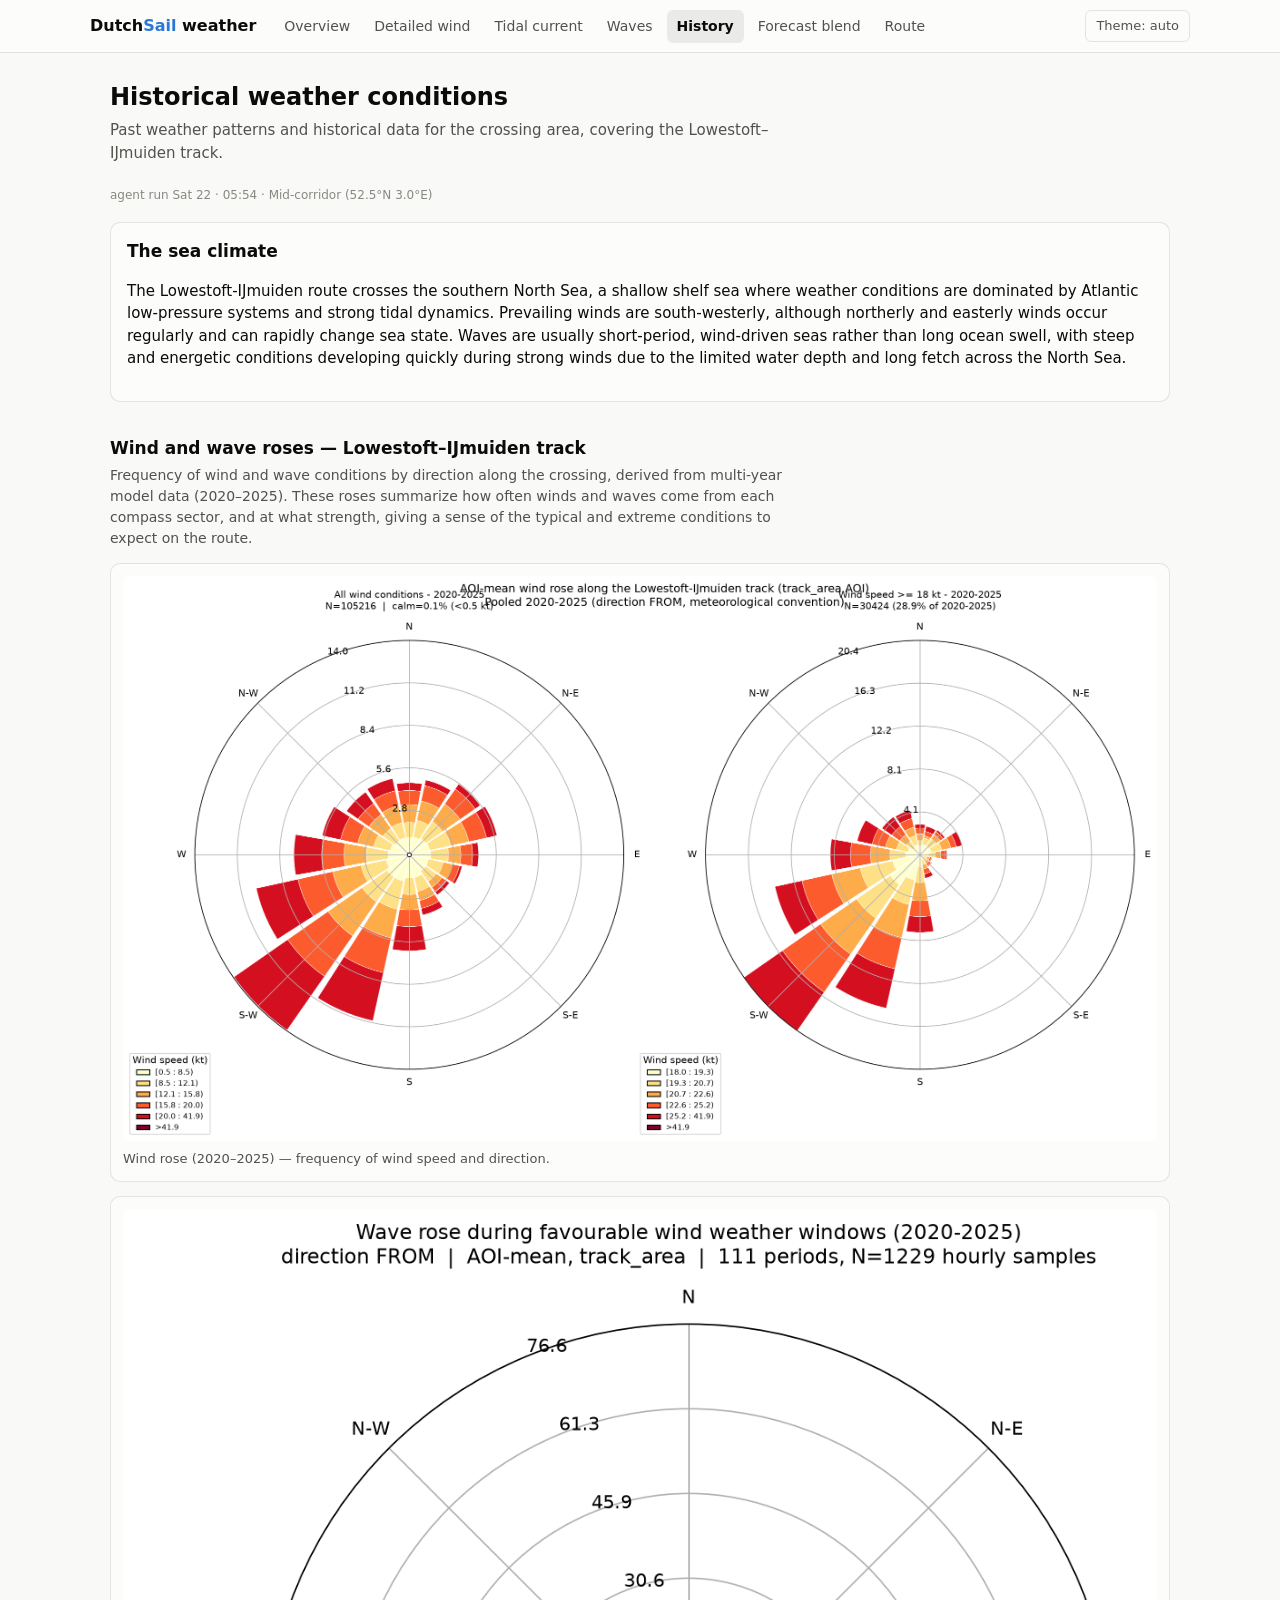
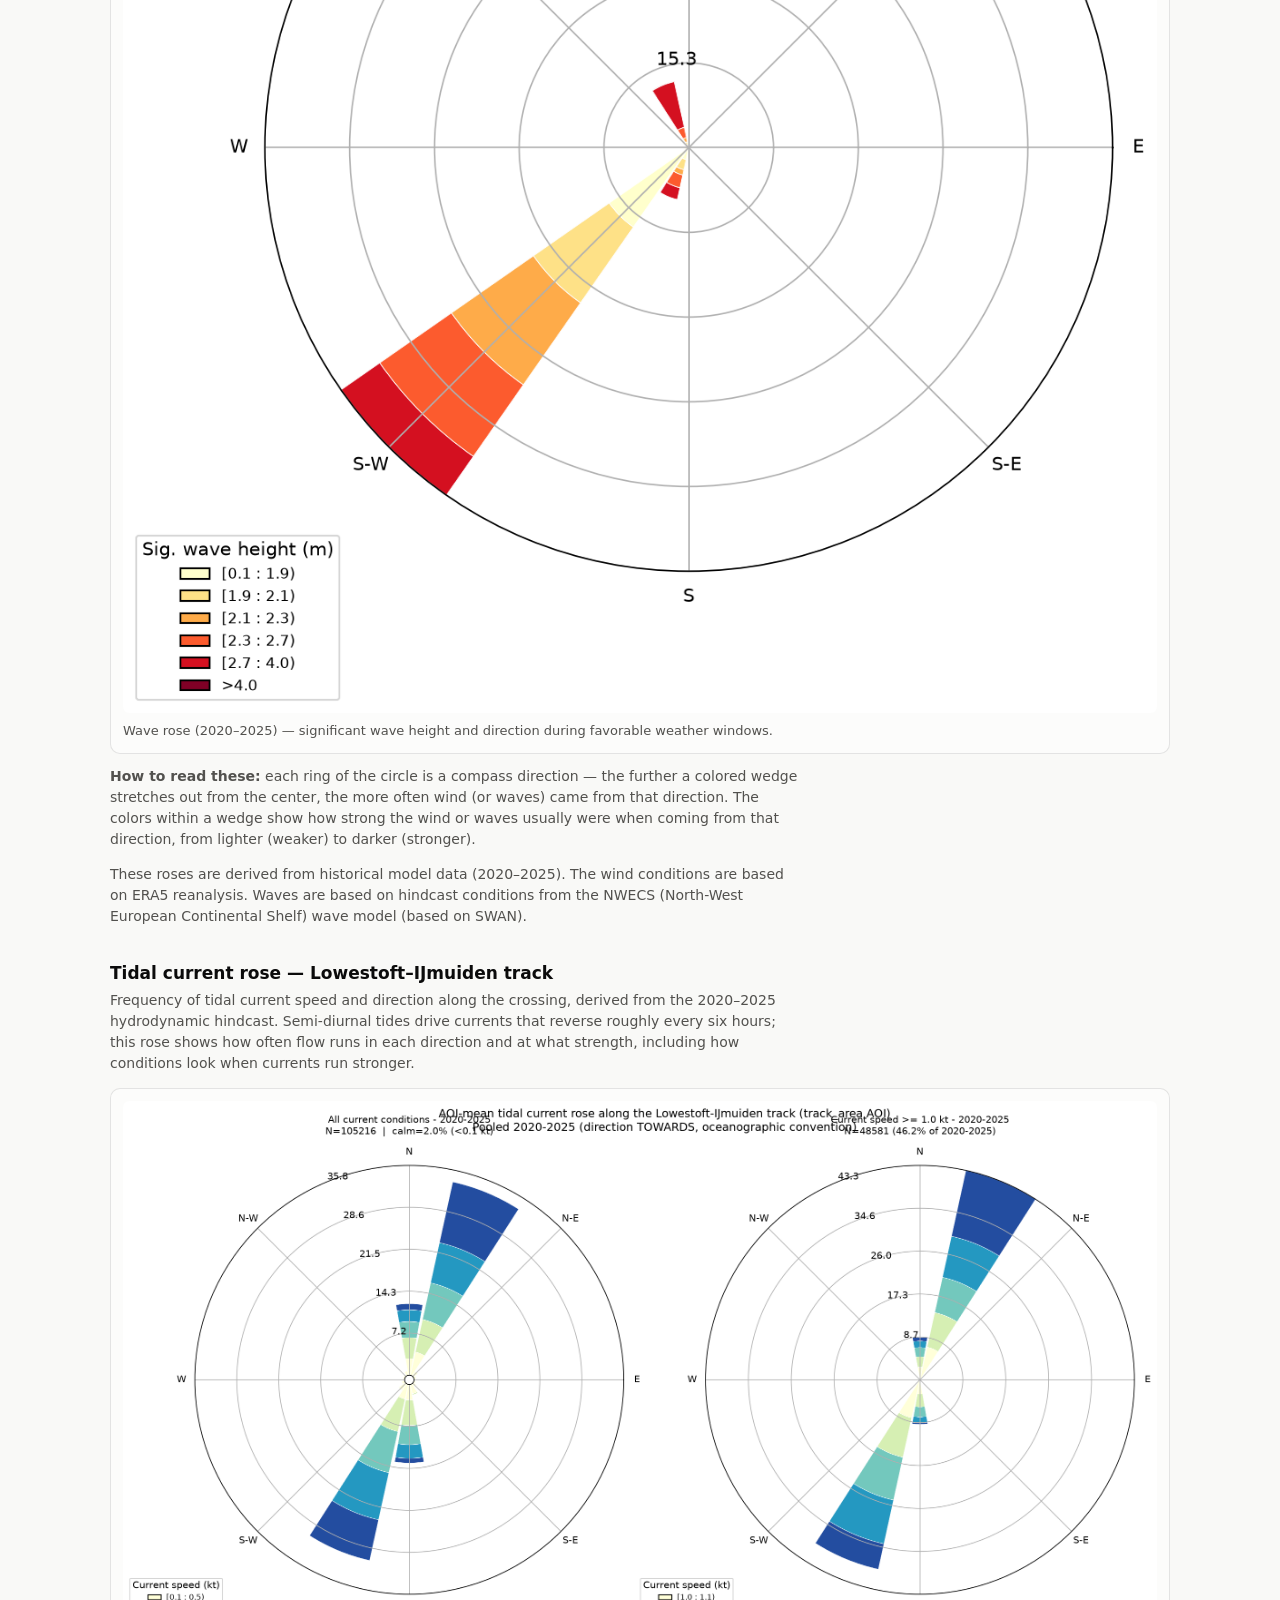
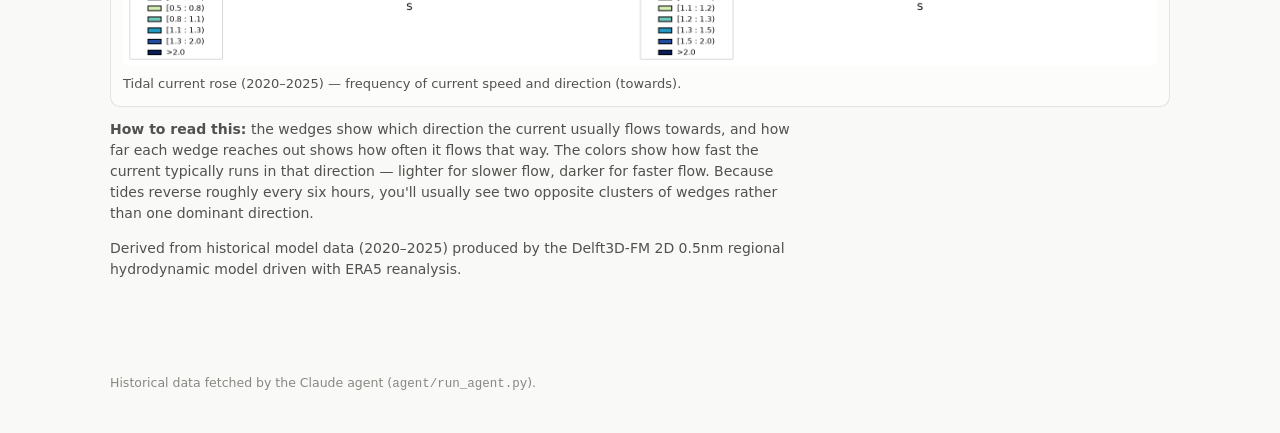
<file: frontend/history.html>
<!DOCTYPE html>
<html lang="en">
<head>
<meta charset="utf-8">
<meta name="viewport" content="width=device-width, initial-scale=1">
<title>DutchSail weather — historical conditions</title>
<script>(function(){var q=new URLSearchParams(location.search).get("theme");var t=q||localStorage.getItem("ds-theme");if(t==="light"||t==="dark")document.documentElement.dataset.theme=t;})();</script>
<link rel="stylesheet" href="./assets/style.css">
<script src="../output/scripts/api.js" defer></script>
<script src="./assets/common.js" defer></script>
</head>
<body>

<header class="site-header"><div class="bar">
  <a class="brand" href="./index.html">Dutch<span>Sail</span> weather</a>
  <nav class="site-nav">
    <a href="./index.html">Overview</a>
    <a href="./wind.html">Detailed wind</a>
    <a href="./tidalcurrent.html">Tidal current</a>
    <a href="./waves.html">Waves</a>
    <a href="./history.html" aria-current="page">History</a>
    <a href="./forecast-blend.html">Forecast blend</a>
    <a href="./route.html">Route</a>
  </nav>
  <button class="theme-toggle" type="button">Theme: auto</button>
</div></header>

<main>
  <h1 class="page-title">Historical weather conditions</h1>
  <p class="page-sub">
    Past weather patterns and historical data for the crossing area, covering the
    Lowestoft–IJmuiden track.
  </p>

  <div class="filter-row">
    <span class="filter-note" id="updated"></span>
  </div>

  <section class="card">
    <h2>The sea climate</h2>
    <p>
      The Lowestoft-IJmuiden route crosses the southern North Sea, a shallow shelf sea where weather conditions are dominated by Atlantic low-pressure systems and strong tidal dynamics. Prevailing winds are south-westerly, although northerly and easterly winds occur regularly and can rapidly change sea state. Waves are usually short-period, wind-driven seas rather than long ocean swell, with steep and energetic conditions developing quickly during strong winds due to the limited water depth and long fetch across the North Sea.
    </p>
  </section>

  <section style="margin-top:34px">
    <h2>Wind and wave roses — Lowestoft–IJmuiden track</h2>
    <p class="section-sub">
      Frequency of wind and wave conditions by direction along the crossing, derived from
      multi-year model data (2020–2025). These roses summarize how often winds and waves
      come from each compass sector, and at what strength, giving a sense of the typical
      and extreme conditions to expect on the route.
    </p>
    <div class="fig-grid wide">
      <figure class="fig">
        <img src="../output/figures/wind_rose_2020_2025.png"
             alt="Wind rose showing wind speed and direction frequency, 2020-2025"
             loading="lazy">
        <figcaption>Wind rose (2020–2025) — frequency of wind speed and direction.</figcaption>
      </figure>
      <figure class="fig">
        <img src="../output/figures/wave_rose_weather_windows_2020_2025.png"
             alt="Wave rose showing significant wave height and direction frequency during weather windows, 2020-2025"
             loading="lazy">
        <figcaption>Wave rose (2020–2025) — significant wave height and direction during favorable weather windows.</figcaption>
      </figure>
    </div>
    <p class="section-sub" style="margin-top:12px">
      <strong>How to read these:</strong> each ring of the circle is a compass direction —
      the further a colored wedge stretches out from the center, the more often wind (or
      waves) came from that direction. The colors within a wedge show how strong the wind
      or waves usually were when coming from that direction, from lighter (weaker) to
      darker (stronger).
    </p>
    <p class="section-sub" style="margin-top:12px">
      These roses are derived from historical model data (2020–2025). The wind conditions are based on ERA5 reanalysis.
      Waves are based on hindcast conditions from the NWECS (North-West European Continental Shelf) wave model (based on SWAN).
    </p>
  </section>

  <section style="margin-top:34px">
    <h2>Tidal current rose — Lowestoft–IJmuiden track</h2>
    <p class="section-sub">
      Frequency of tidal current speed and direction along the crossing, derived from the
      2020–2025 hydrodynamic hindcast. Semi-diurnal tides drive currents that reverse
      roughly every six hours; this rose shows how often flow runs in each direction and
      at what strength, including how conditions look when currents run stronger.
    </p>
    <div class="fig-grid wide">
      <figure class="fig">
        <img src="../output/figures/currents_rose_2020_2025.png"
             alt="Tidal current rose showing current speed and direction frequency, 2020-2025"
             loading="lazy">
        <figcaption>Tidal current rose (2020–2025) — frequency of current speed and direction (towards).</figcaption>
      </figure>
    </div>
    <p class="section-sub" style="margin-top:12px">
      <strong>How to read this:</strong> the wedges show which direction the current usually
      flows towards, and how far each wedge reaches out shows how often it flows that way.
      The colors show how fast the current typically runs in that direction — lighter for
      slower flow, darker for faster flow. Because tides reverse roughly every six hours,
      you'll usually see two opposite clusters of wedges rather than one dominant direction.
    </p>
    <p class="section-sub" style="margin-top:12px">
      Derived from historical model data (2020–2025) produced by the Delft3D-FM 2D 0.5nm
      regional hydrodynamic model driven with ERA5 reanalysis.
    </p>
  </section>

  <div id="content" class="loading">
  </div>

  <div id="status"></div>
</main>

<footer class="site-footer">Historical data fetched by the Claude agent (<code>agent/run_agent.py</code>).</footer>

<script>
document.addEventListener("DOMContentLoaded", async () => {
  const content = document.getElementById("content");
  const status = document.getElementById("status");

  try {
    const s = await fetchAgentSummary();
    document.getElementById("updated").textContent =
      `agent run ${fmtFull(new Date(s.generated_at))} · ${s.point.name}`;
    content.classList.remove("loading");
  } catch (err) {
    content.classList.remove("loading");
    content.hidden = true;
    statusMsg(status, `No agent data yet (${err.message}). ` +
      `Run "python agent/run_agent.py" to fetch forecasts and build the graphs.`);
  }
});
</script>

</body>
</html>
</file>
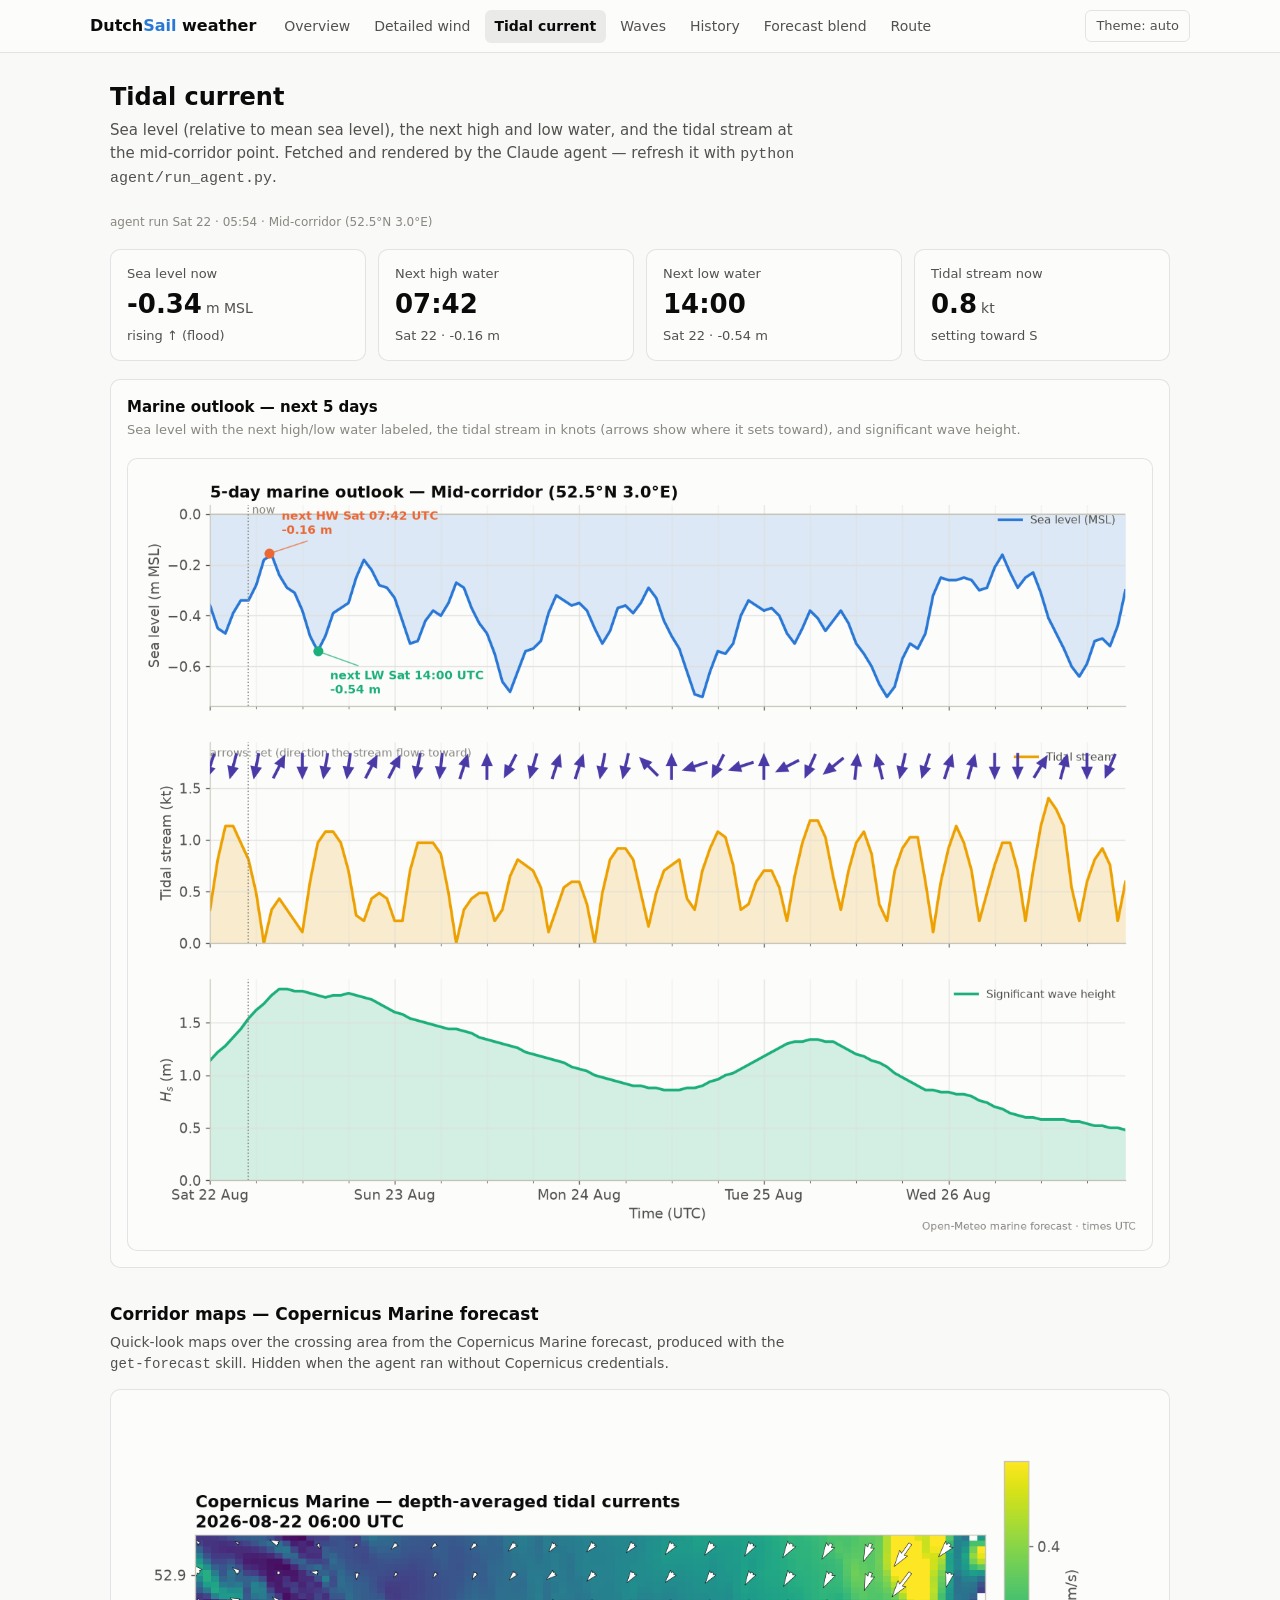
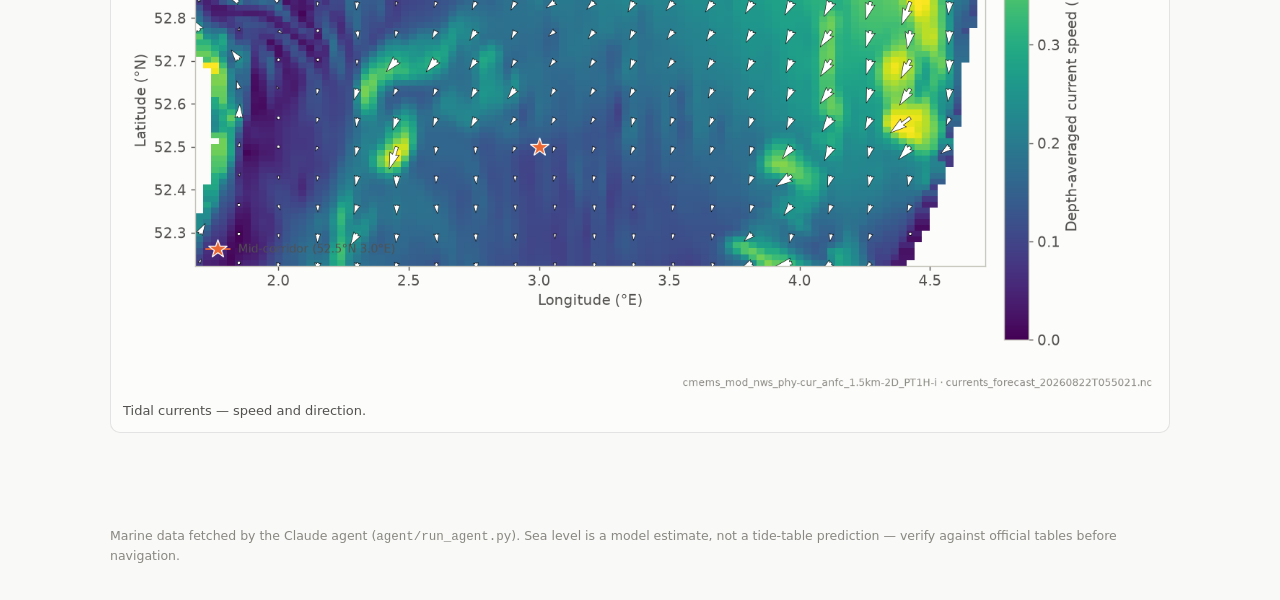
<file: frontend/tidalcurrent.html>
<!DOCTYPE html>
<html lang="en">
<head>
<meta charset="utf-8">
<meta name="viewport" content="width=device-width, initial-scale=1">
<title>DutchSail weather — tidal current</title>
<script>(function(){var q=new URLSearchParams(location.search).get("theme");var t=q||localStorage.getItem("ds-theme");if(t==="light"||t==="dark")document.documentElement.dataset.theme=t;})();</script>
<link rel="stylesheet" href="./assets/style.css">
<script src="../output/scripts/api.js" defer></script>
<script src="./assets/common.js" defer></script>
</head>
<body>

<header class="site-header"><div class="bar">
  <a class="brand" href="./index.html">Dutch<span>Sail</span> weather</a>
  <nav class="site-nav">
    <a href="./index.html">Overview</a>
    <a href="./wind.html">Detailed wind</a>
    <a href="./tidalcurrent.html" aria-current="page">Tidal current</a>
    <a href="./waves.html">Waves</a>
    <a href="./history.html">History</a>
    <a href="./forecast-blend.html">Forecast blend</a>
    <a href="./route.html">Route</a>
  </nav>
  <button class="theme-toggle" type="button">Theme: auto</button>
</div></header>

<main>
  <h1 class="page-title">Tidal current</h1>
  <p class="page-sub">
    Sea level (relative to mean sea level), the next high and low water, and the tidal
    stream at the mid-corridor point. Fetched and rendered by the Claude agent —
    refresh it with <code>python agent/run_agent.py</code>.
  </p>

  <div class="filter-row">
    <span class="filter-note" id="updated"></span>
  </div>

  <div id="content" class="loading">
    <div class="tiles" id="tiles"></div>

    <section class="card chart-card">
      <div class="chart-head">
        <div>
          <h3>Marine outlook — next 5 days</h3>
          <p class="card-sub">Sea level with the next high/low water labeled, the tidal stream in knots (arrows show where it sets toward), and significant wave height.</p>
        </div>
      </div>
      <figure class="fig">
        <img data-light="../output/figures/agent/tide_light.png"
             data-dark="../output/figures/agent/tide_dark.png"
             src="../output/figures/agent/tide_light.png"
             alt="Five-day marine outlook: sea level, tidal stream, and wave height">
      </figure>
    </section>
  </div>

  <div id="status"></div>

  <section style="margin-top:34px">
    <h2>Corridor maps — Copernicus Marine forecast</h2>
    <p class="section-sub">
      Quick-look maps over the crossing area from the Copernicus Marine forecast,
      produced with the <code>get-forecast</code> skill. Hidden when the agent ran
      without Copernicus credentials.
    </p>
    <div class="fig-grid wide">
      <figure class="fig">
        <img data-light="../output/figures/agent/currents_map_light.png"
             data-dark="../output/figures/agent/currents_map_dark.png"
             src="../output/figures/agent/currents_map_light.png"
             alt="Map of current speed and direction over the crossing area"
             loading="lazy" onerror="this.closest('figure').hidden=true">
        <figcaption>Tidal currents — speed and direction.</figcaption>
      </figure>
    </div>
  </section>
</main>

<footer class="site-footer">Marine data fetched by the Claude agent (<code>agent/run_agent.py</code>). Sea level is a model estimate, not a tide-table prediction — verify against official tables before navigation.</footer>

<script>
document.addEventListener("DOMContentLoaded", async () => {
  const content = document.getElementById("content");
  const status = document.getElementById("status");

  try {
    const s = await fetchAgentSummary();
    render(s);
    content.classList.remove("loading");
    document.getElementById("updated").textContent =
      `agent run ${fmtFull(new Date(s.generated_at))} · ${s.point.name}`;
  } catch (err) {
    content.classList.remove("loading");
    content.hidden = true;
    statusMsg(status, `No agent data yet (${err.message}). ` +
      `Run "python agent/run_agent.py" to fetch forecasts and build the graphs.`);
  }

  function render(s) {
    const t = s.tide || {};
    const tiles = document.getElementById("tiles");
    tiles.innerHTML = "";
    tiles.append(
      statTile("Sea level now", Number.isFinite(t.level_m) ? `${t.level_m >= 0 ? "+" : ""}${t.level_m.toFixed(2)}<small>m MSL</small>` : "–",
        Number.isFinite(t.level_m) ? (t.rising ? "rising ↑ (flood)" : "falling ↓ (ebb)") : ""),
      statTile("Next high water", t.next_high ? fmtHour(new Date(t.next_high.time)) : "–",
        t.next_high ? `${fmtDay(new Date(t.next_high.time))} · ${t.next_high.level_m.toFixed(2)} m` : ""),
      statTile("Next low water", t.next_low ? fmtHour(new Date(t.next_low.time)) : "–",
        t.next_low ? `${fmtDay(new Date(t.next_low.time))} · ${t.next_low.level_m.toFixed(2)} m` : ""),
      statTile("Tidal stream now", Number.isFinite(t.stream_kt) ? `${t.stream_kt.toFixed(1)}<small>kt</small>` : "–",
        Number.isFinite(t.stream_dir_deg) ? `setting toward ${compass16(t.stream_dir_deg)}` : ""),
    );
  }
});
</script>

</body>
</html>
</file>
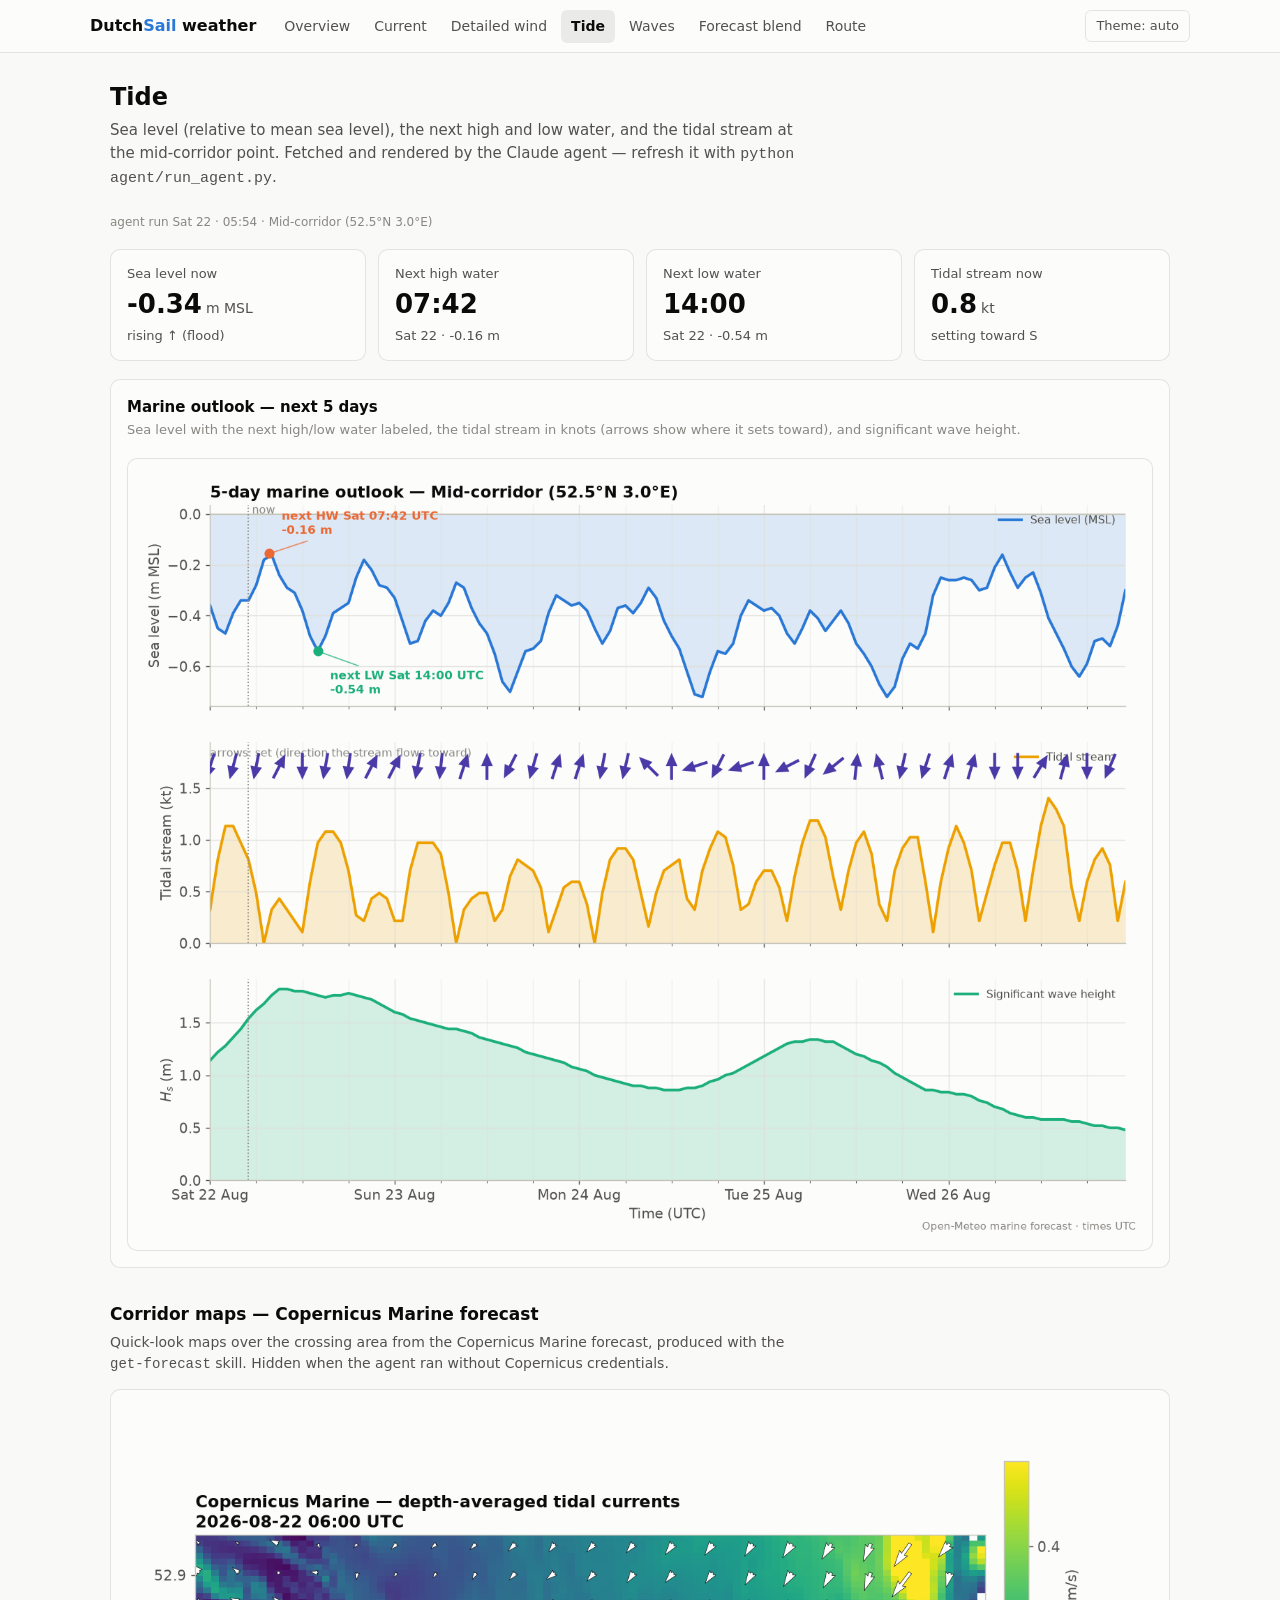
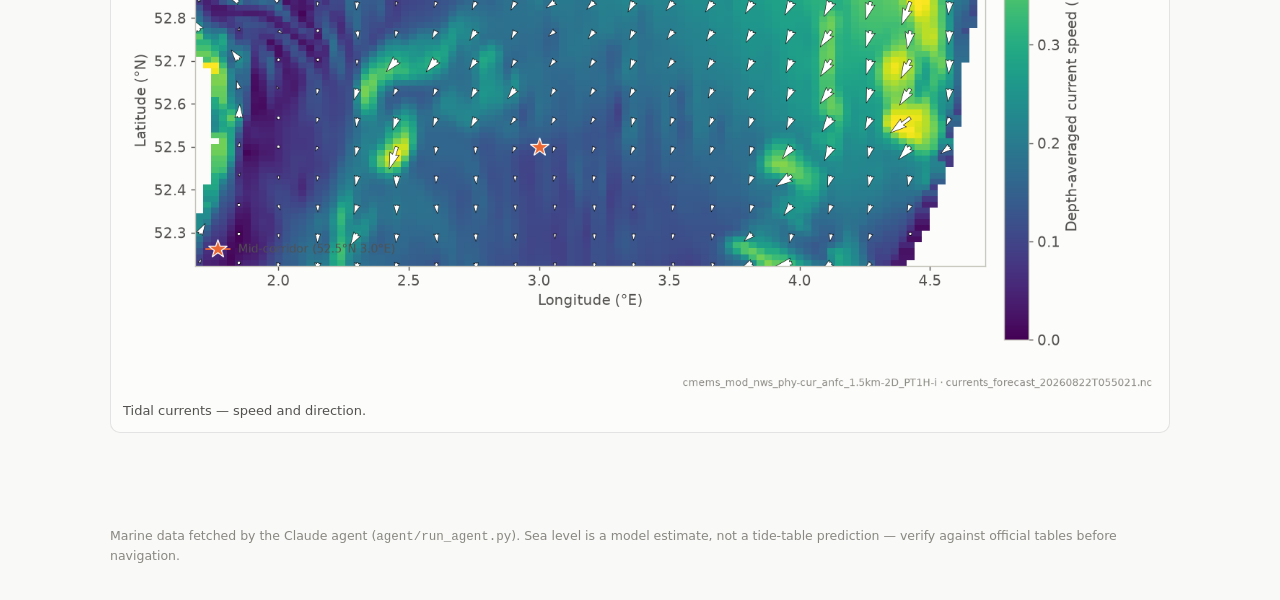
<file: frontend/tide.html>
<!DOCTYPE html>
<html lang="en">
<head>
<meta charset="utf-8">
<meta name="viewport" content="width=device-width, initial-scale=1">
<title>DutchSail weather — tide</title>
<script>(function(){var q=new URLSearchParams(location.search).get("theme");var t=q||localStorage.getItem("ds-theme");if(t==="light"||t==="dark")document.documentElement.dataset.theme=t;})();</script>
<link rel="stylesheet" href="./assets/style.css">
<script src="../output/scripts/api.js" defer></script>
<script src="./assets/common.js" defer></script>
</head>
<body>

<header class="site-header"><div class="bar">
  <a class="brand" href="./index.html">Dutch<span>Sail</span> weather</a>
  <nav class="site-nav">
    <a href="./index.html">Overview</a>
    <a href="./current.html">Current</a>
    <a href="./wind.html">Detailed wind</a>
    <a href="./tide.html" aria-current="page">Tide</a>
    <a href="./waves.html">Waves</a>
    <a href="./forecast-blend.html">Forecast blend</a>
    <a href="./route.html">Route</a>
  </nav>
  <button class="theme-toggle" type="button">Theme: auto</button>
</div></header>

<main>
  <h1 class="page-title">Tide</h1>
  <p class="page-sub">
    Sea level (relative to mean sea level), the next high and low water, and the tidal
    stream at the mid-corridor point. Fetched and rendered by the Claude agent —
    refresh it with <code>python agent/run_agent.py</code>.
  </p>

  <div class="filter-row">
    <span class="filter-note" id="updated"></span>
  </div>

  <div id="content" class="loading">
    <div class="tiles" id="tiles"></div>

    <section class="card chart-card">
      <div class="chart-head">
        <div>
          <h3>Marine outlook — next 5 days</h3>
          <p class="card-sub">Sea level with the next high/low water labeled, the tidal stream in knots (arrows show where it sets toward), and significant wave height.</p>
        </div>
      </div>
      <figure class="fig">
        <img data-light="../output/figures/agent/tide_light.png"
             data-dark="../output/figures/agent/tide_dark.png"
             src="../output/figures/agent/tide_light.png"
             alt="Five-day marine outlook: sea level, tidal stream, and wave height">
      </figure>
    </section>
  </div>

  <div id="status"></div>

  <section style="margin-top:34px">
    <h2>Corridor maps — Copernicus Marine forecast</h2>
    <p class="section-sub">
      Quick-look maps over the crossing area from the Copernicus Marine forecast,
      produced with the <code>get-forecast</code> skill. Hidden when the agent ran
      without Copernicus credentials.
    </p>
    <div class="fig-grid wide">
      <figure class="fig">
        <img data-light="../output/figures/agent/currents_map_light.png"
             data-dark="../output/figures/agent/currents_map_dark.png"
             src="../output/figures/agent/currents_map_light.png"
             alt="Map of current speed and direction over the crossing area"
             loading="lazy" onerror="this.closest('figure').hidden=true">
        <figcaption>Tidal currents — speed and direction.</figcaption>
      </figure>
    </div>
  </section>
</main>

<footer class="site-footer">Marine data fetched by the Claude agent (<code>agent/run_agent.py</code>). Sea level is a model estimate, not a tide-table prediction — verify against official tables before navigation.</footer>

<script>
document.addEventListener("DOMContentLoaded", async () => {
  const content = document.getElementById("content");
  const status = document.getElementById("status");

  try {
    const s = await fetchAgentSummary();
    render(s);
    content.classList.remove("loading");
    document.getElementById("updated").textContent =
      `agent run ${fmtFull(new Date(s.generated_at))} · ${s.point.name}`;
  } catch (err) {
    content.classList.remove("loading");
    content.hidden = true;
    statusMsg(status, `No agent data yet (${err.message}). ` +
      `Run "python agent/run_agent.py" to fetch forecasts and build the graphs.`);
  }

  function render(s) {
    const t = s.tide || {};
    const tiles = document.getElementById("tiles");
    tiles.innerHTML = "";
    tiles.append(
      statTile("Sea level now", Number.isFinite(t.level_m) ? `${t.level_m >= 0 ? "+" : ""}${t.level_m.toFixed(2)}<small>m MSL</small>` : "–",
        Number.isFinite(t.level_m) ? (t.rising ? "rising ↑ (flood)" : "falling ↓ (ebb)") : ""),
      statTile("Next high water", t.next_high ? fmtHour(new Date(t.next_high.time)) : "–",
        t.next_high ? `${fmtDay(new Date(t.next_high.time))} · ${t.next_high.level_m.toFixed(2)} m` : ""),
      statTile("Next low water", t.next_low ? fmtHour(new Date(t.next_low.time)) : "–",
        t.next_low ? `${fmtDay(new Date(t.next_low.time))} · ${t.next_low.level_m.toFixed(2)} m` : ""),
      statTile("Tidal stream now", Number.isFinite(t.stream_kt) ? `${t.stream_kt.toFixed(1)}<small>kt</small>` : "–",
        Number.isFinite(t.stream_dir_deg) ? `setting toward ${compass16(t.stream_dir_deg)}` : ""),
    );
  }
});
</script>

</body>
</html>
</file>
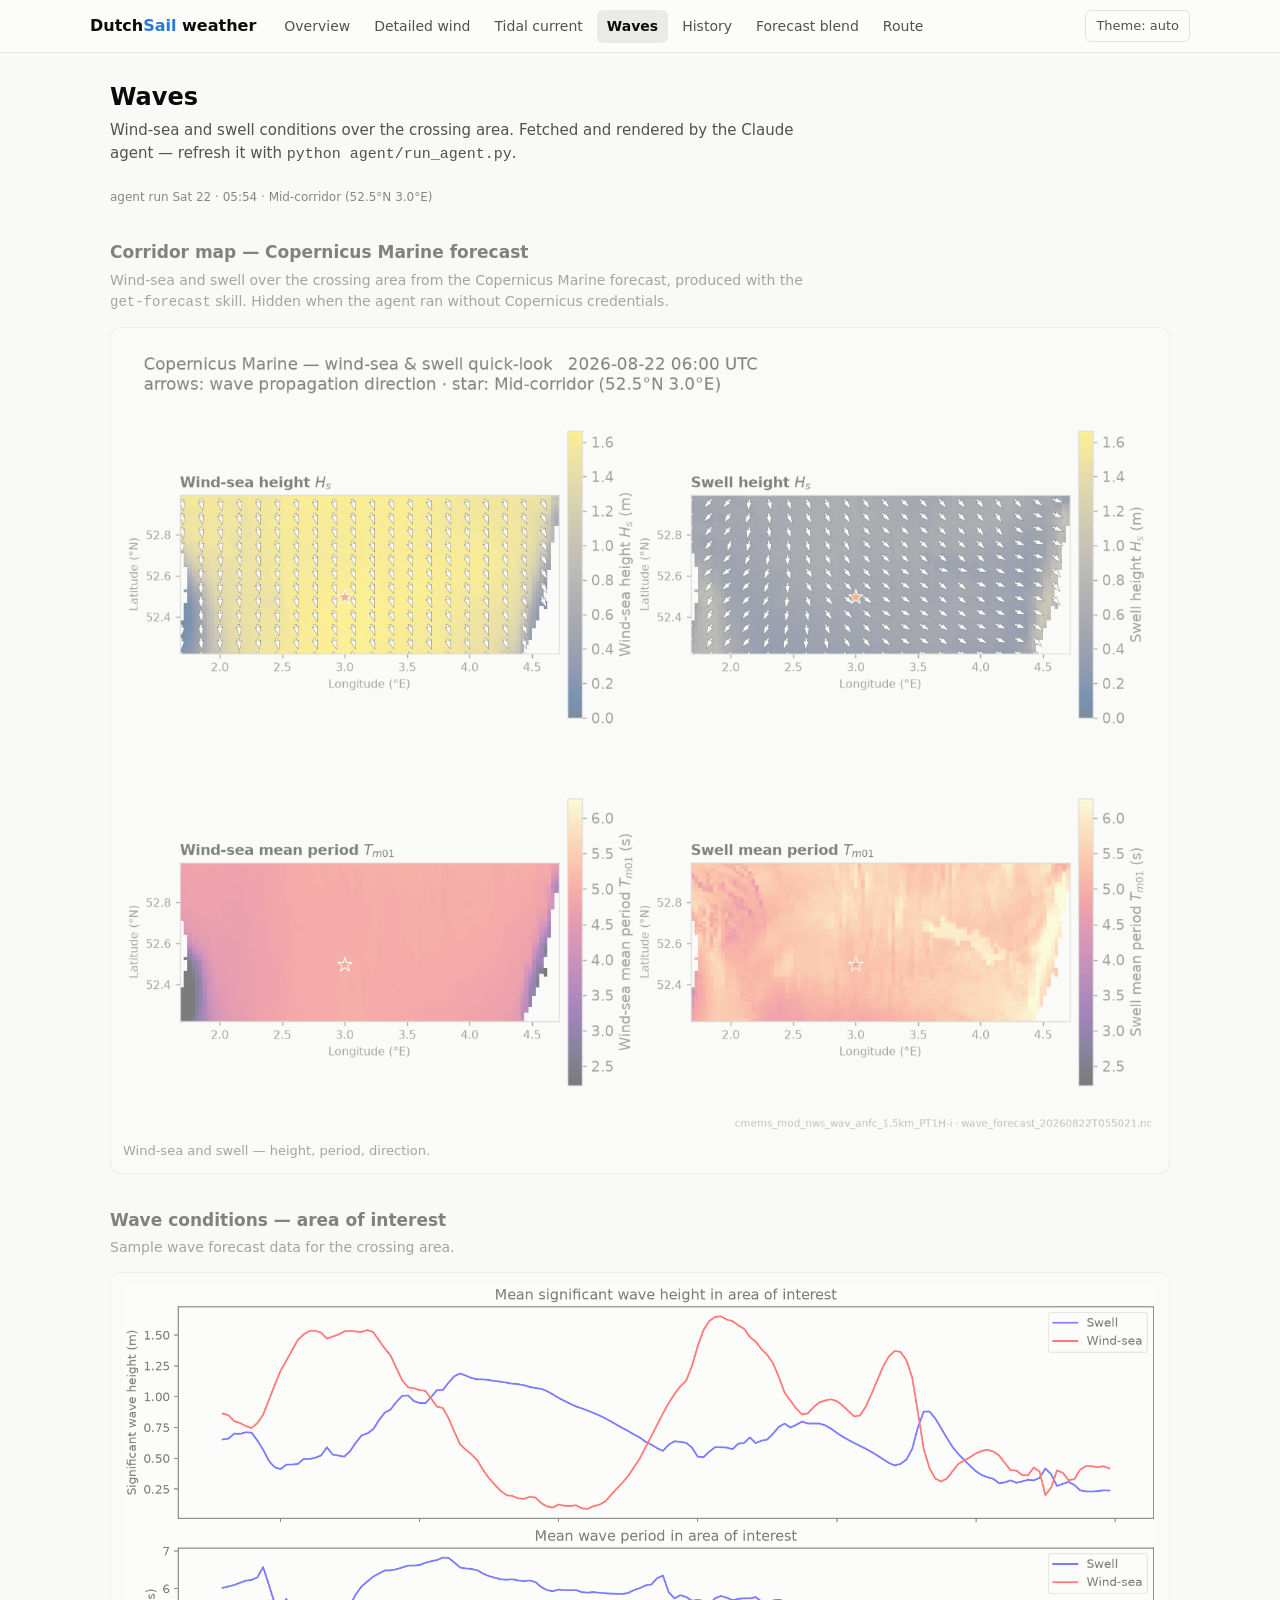
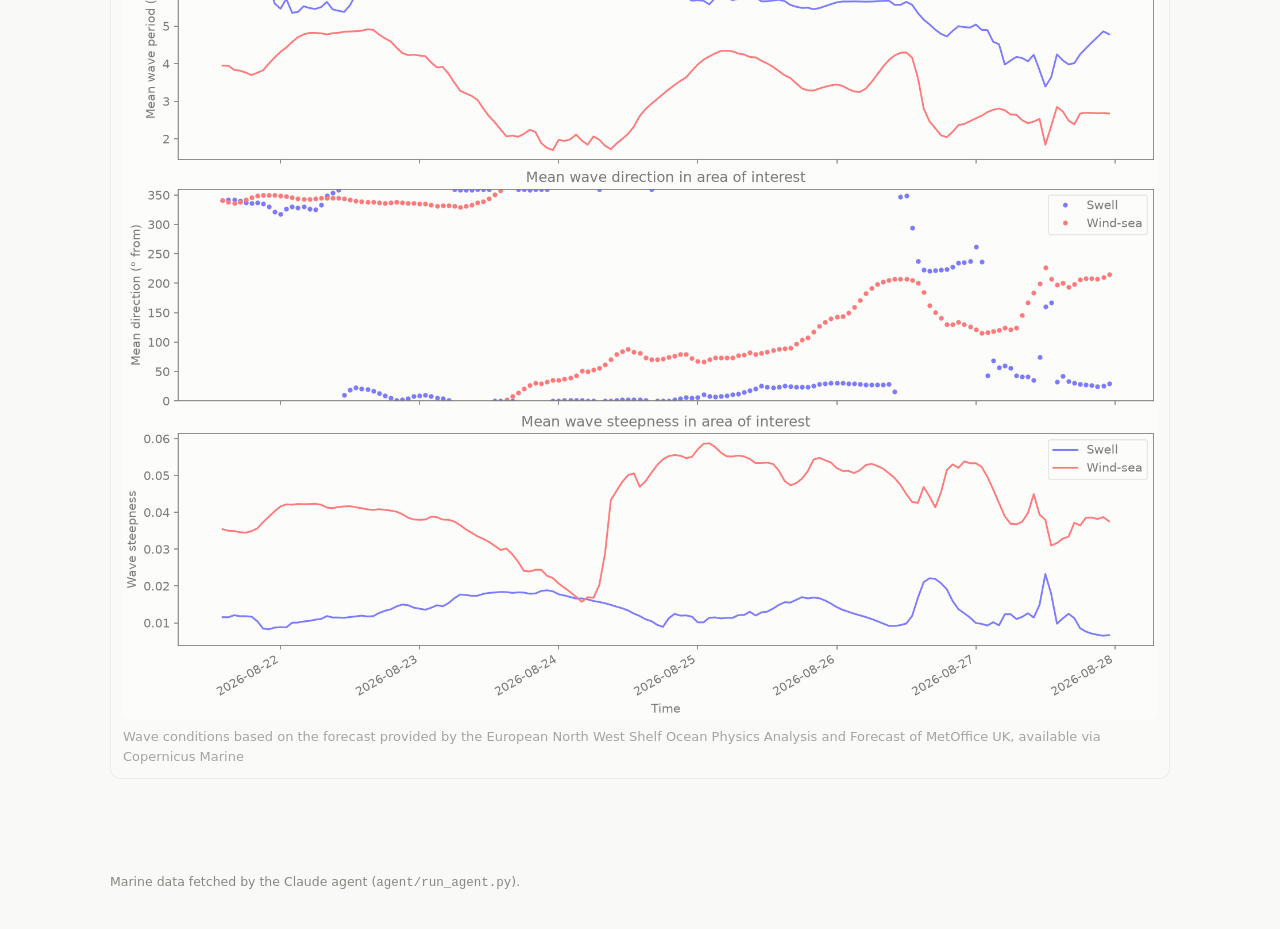
<file: frontend/waves.html>
<!DOCTYPE html>
<html lang="en">
<head>
<meta charset="utf-8">
<meta name="viewport" content="width=device-width, initial-scale=1">
<title>DutchSail weather — waves</title>
<script>(function(){var q=new URLSearchParams(location.search).get("theme");var t=q||localStorage.getItem("ds-theme");if(t==="light"||t==="dark")document.documentElement.dataset.theme=t;})();</script>
<link rel="stylesheet" href="./assets/style.css">
<script src="../output/scripts/api.js" defer></script>
<script src="./assets/common.js" defer></script>
</head>
<body>

<header class="site-header"><div class="bar">
  <a class="brand" href="./index.html">Dutch<span>Sail</span> weather</a>
  <nav class="site-nav">
    <a href="./index.html">Overview</a>
    <a href="./wind.html">Detailed wind</a>
    <a href="./tidalcurrent.html">Tidal current</a>
    <a href="./waves.html" aria-current="page">Waves</a>
    <a href="./history.html">History</a>
    <a href="./forecast-blend.html">Forecast blend</a>
    <a href="./route.html">Route</a>
  </nav>
  <button class="theme-toggle" type="button">Theme: auto</button>
</div></header>

<main>
  <h1 class="page-title">Waves</h1>
  <p class="page-sub">
    Wind-sea and swell conditions over the crossing area. Fetched and rendered by the Claude agent —
    refresh it with <code>python agent/run_agent.py</code>.
  </p>

  <div class="filter-row">
    <span class="filter-note" id="updated"></span>
  </div>

  <div id="content" class="loading">
    <section style="margin-top:34px">
      <h2>Corridor map — Copernicus Marine forecast</h2>
      <p class="section-sub">
        Wind-sea and swell over the crossing area from the Copernicus Marine forecast,
        produced with the <code>get-forecast</code> skill. Hidden when the agent ran
        without Copernicus credentials.
      </p>
      <div class="fig-grid wide">
        <figure class="fig">
          <img data-light="../output/figures/agent/waves_map_light.png"
               data-dark="../output/figures/agent/waves_map_dark.png"
               src="../output/figures/agent/waves_map_light.png"
               alt="Multipanel map of wind-sea and swell over the crossing area"
               loading="lazy" onerror="this.closest('figure').hidden=true">
          <figcaption>Wind-sea and swell — height, period, direction.</figcaption>
        </figure>
      </div>
    </section>

    <section style="margin-top:34px">
      <h2>Wave conditions — area of interest</h2>
      <p class="section-sub">
        Sample wave forecast data for the crossing area.
      </p>
      <div class="fig-grid wide">
        <figure class="fig">
          <img src="../sample_forecast_data/figures/wave_conditions_area_of_interest_2026-08-21T14_to_2026-08-27T23.png"
               alt="Wave conditions over the crossing area"
               loading="lazy">
          <figcaption>Wave conditions based on the forecast provided by the European North West Shelf Ocean Physics Analysis and Forecast of MetOffice UK, available via Copernicus Marine</figcaption>
        </figure>
      </div>
    </section>
  </div>

  <div id="status"></div>
</main>

<footer class="site-footer">Marine data fetched by the Claude agent (<code>agent/run_agent.py</code>).</footer>

<script>
document.addEventListener("DOMContentLoaded", async () => {
  const content = document.getElementById("content");
  const status = document.getElementById("status");

  try {
    const s = await fetchAgentSummary();
    document.getElementById("updated").textContent =
      `agent run ${fmtFull(new Date(s.generated_at))} · ${s.point.name}`;
  } catch (err) {
    content.classList.remove("loading");
    content.hidden = true;
    statusMsg(status, `No agent data yet (${err.message}). ` +
      `Run "python agent/run_agent.py" to fetch forecasts and build the graphs.`);
  }
});
</script>

</body>
</html>
</file>
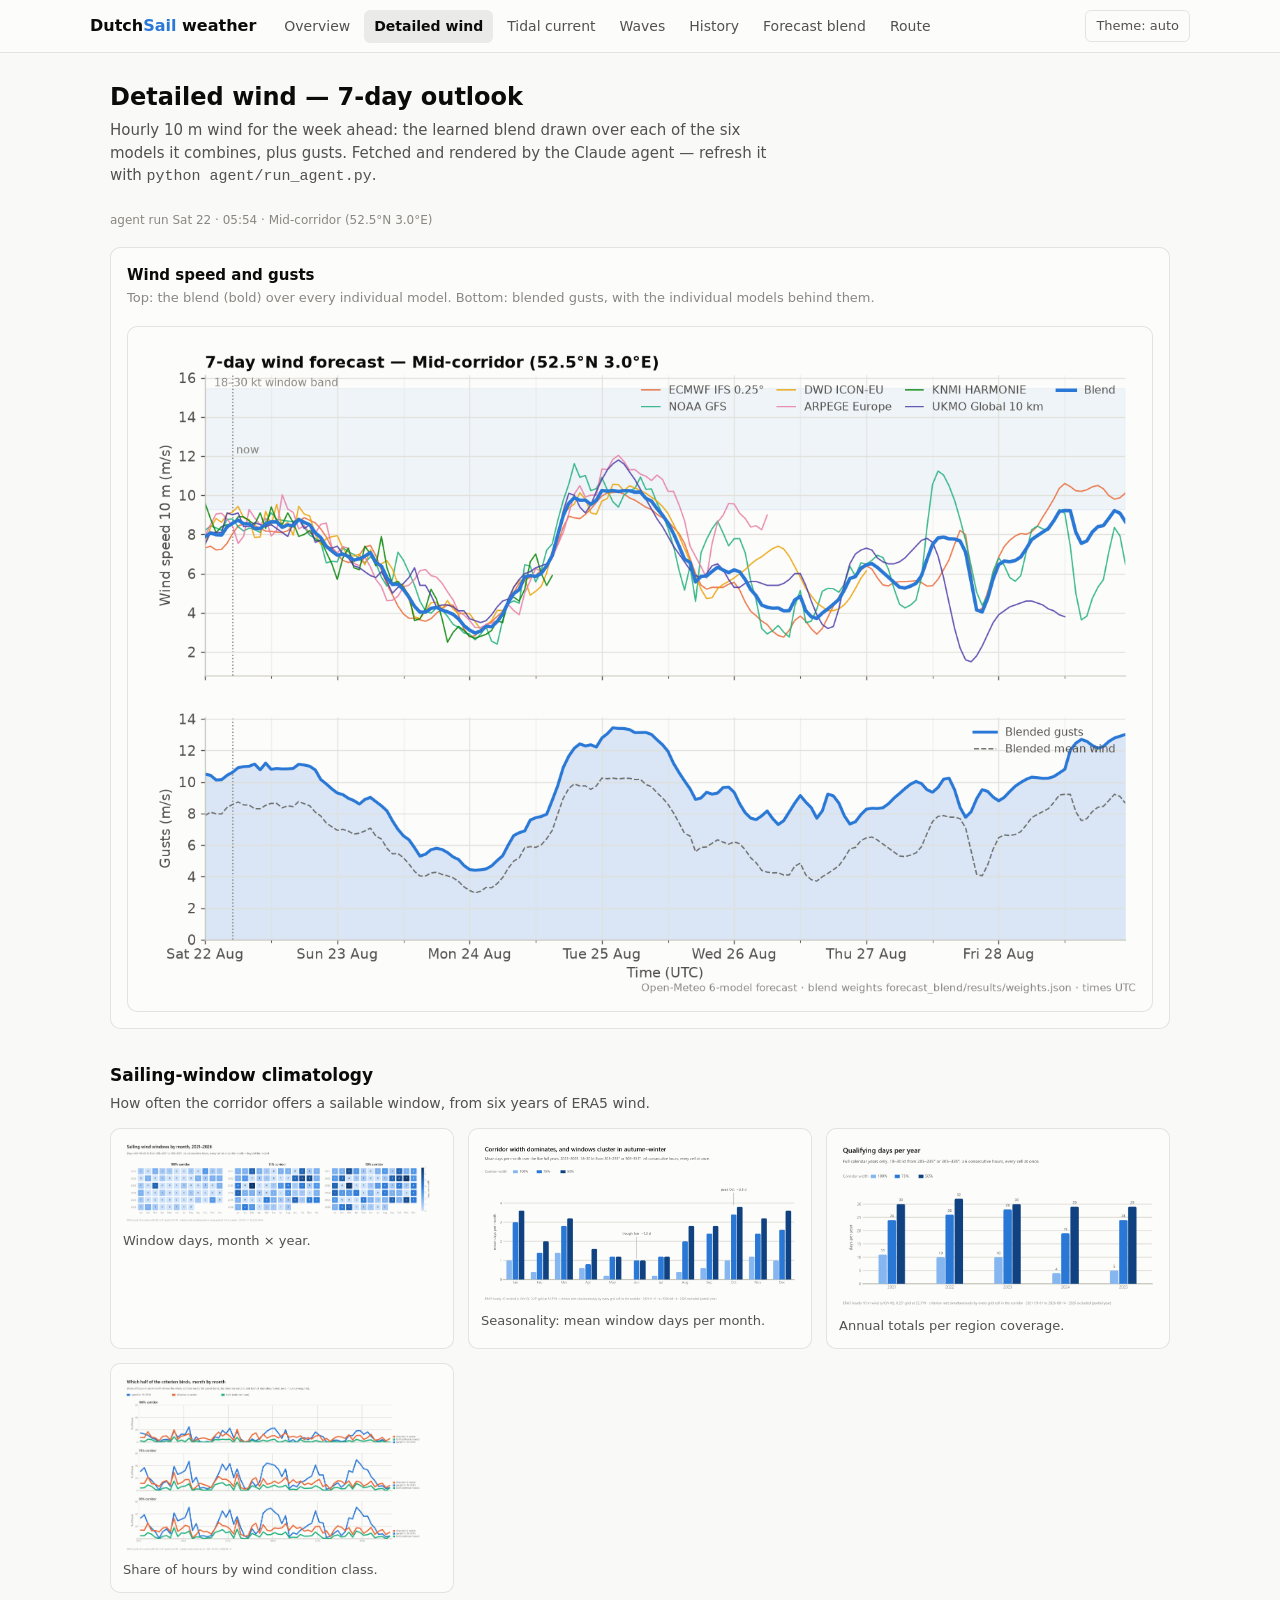
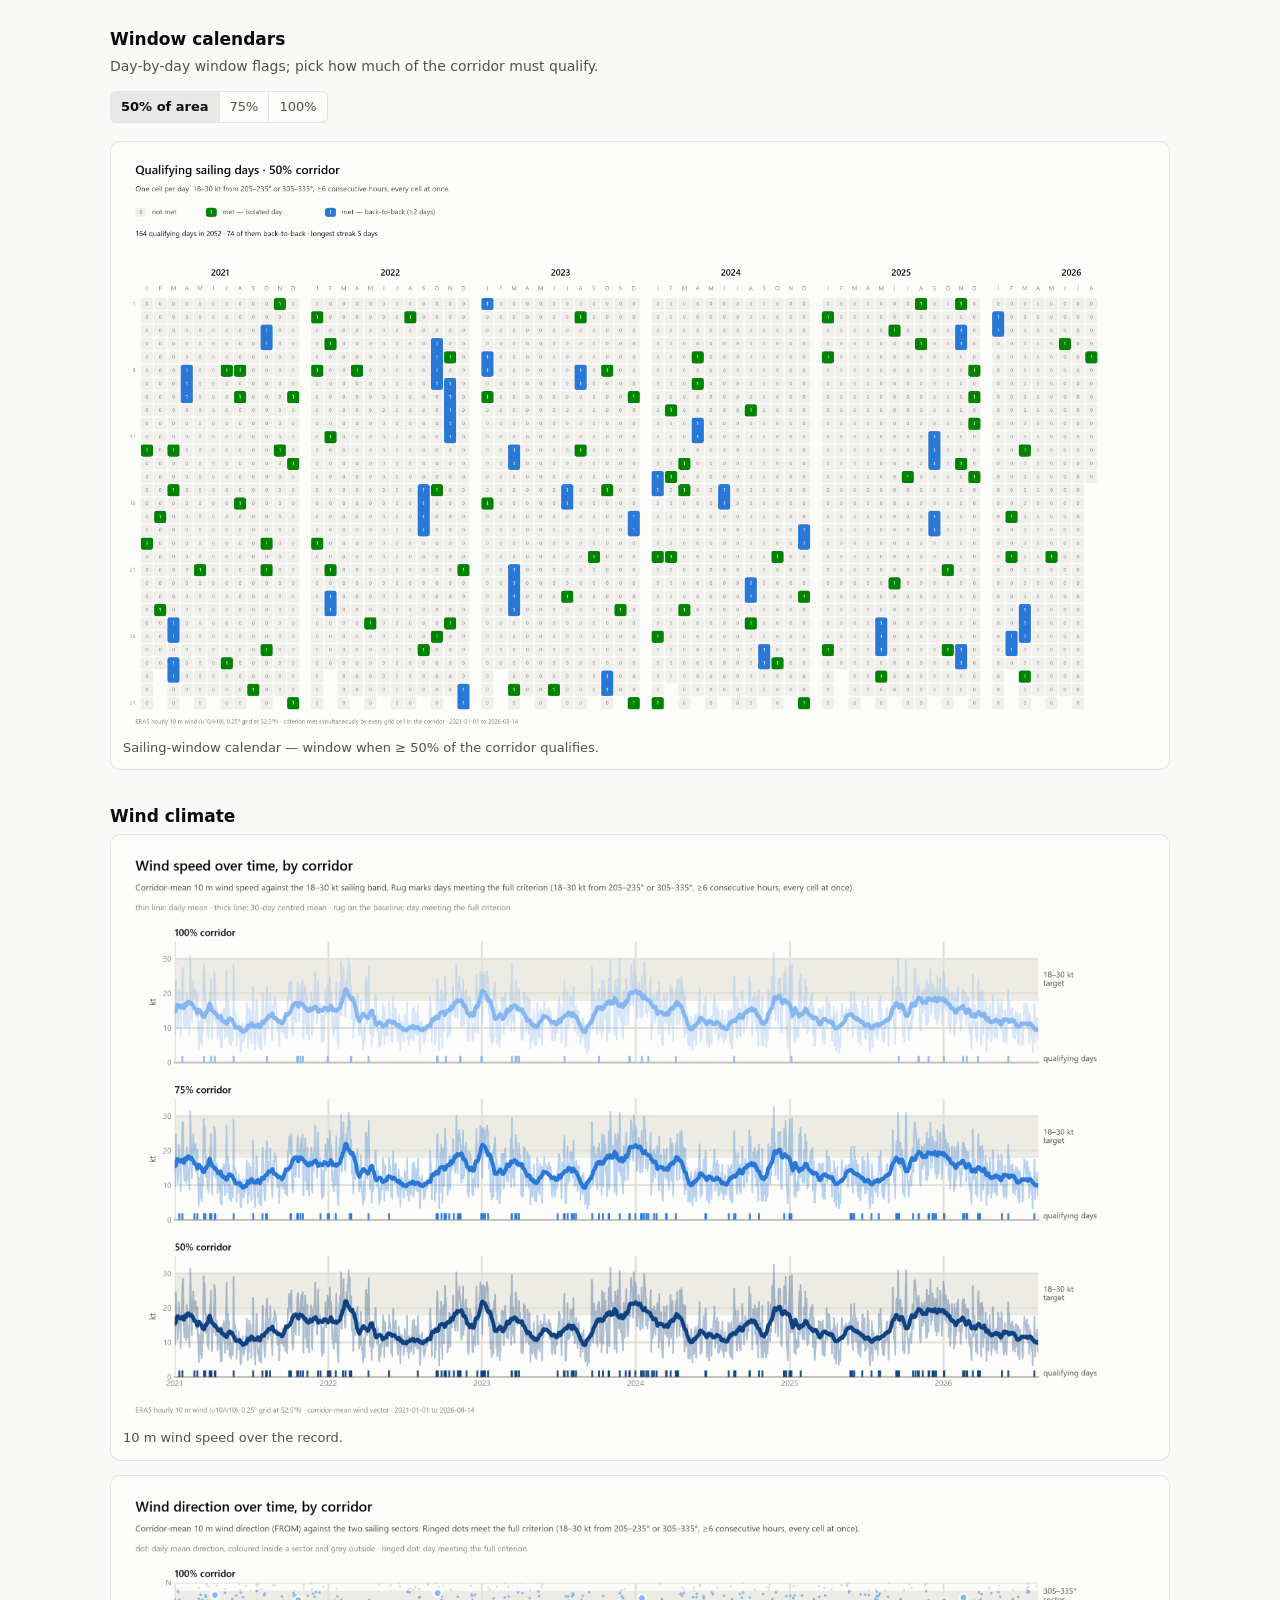
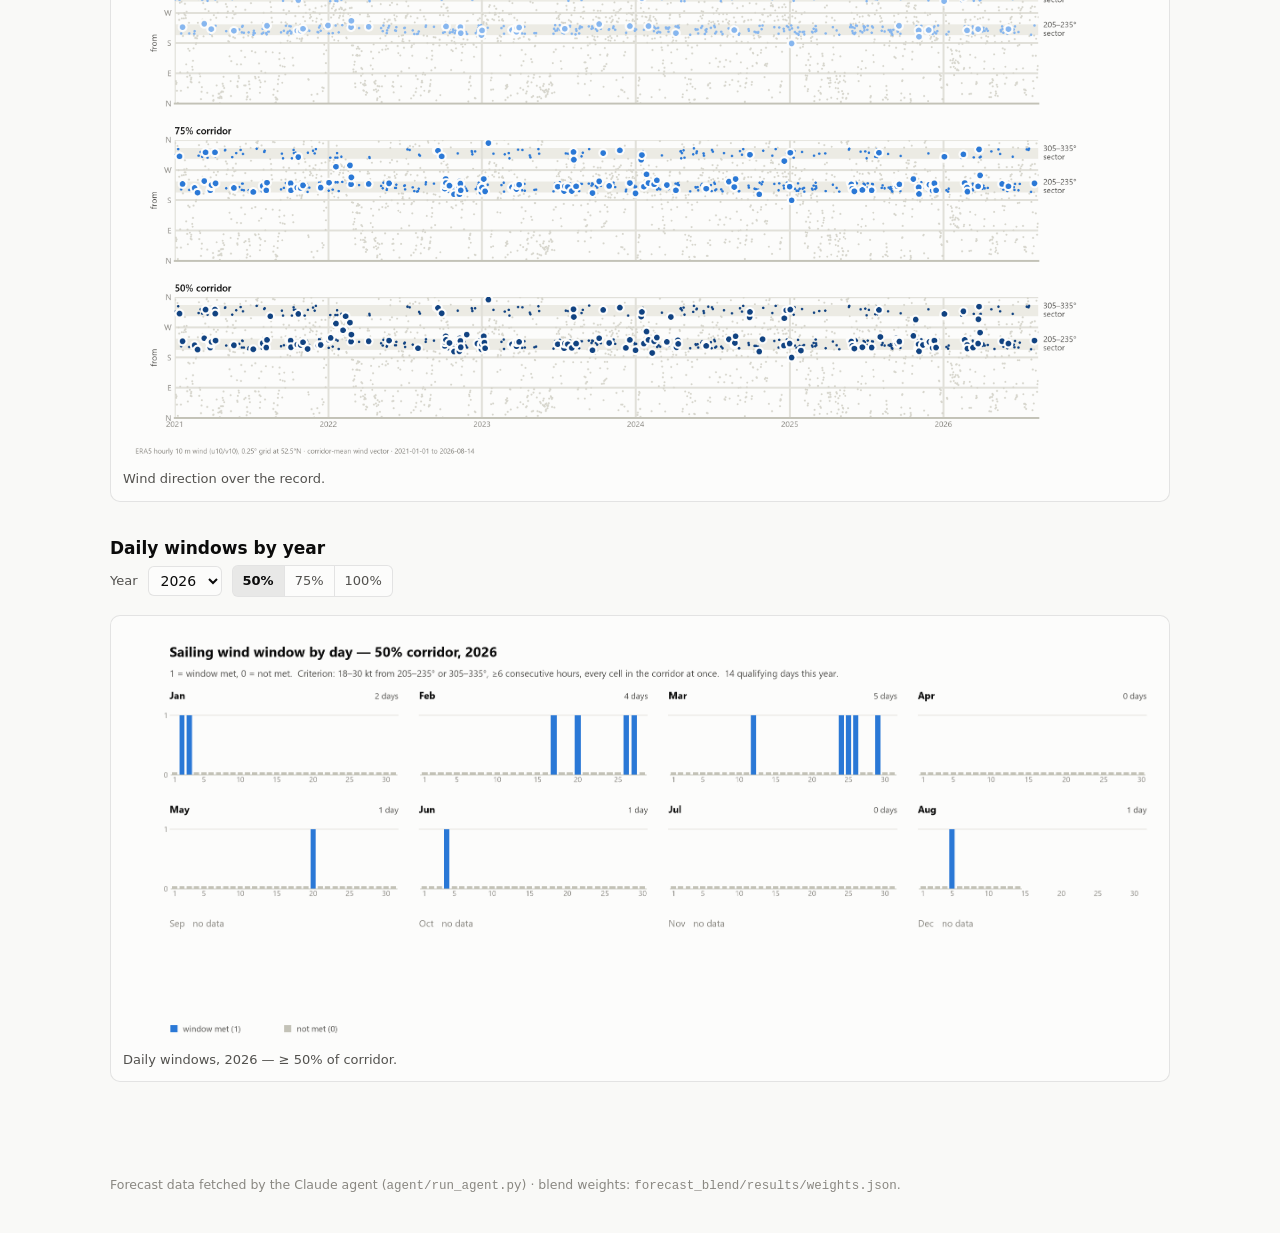
<file: frontend/wind.html>
<!DOCTYPE html>
<html lang="en">
<head>
<meta charset="utf-8">
<meta name="viewport" content="width=device-width, initial-scale=1">
<title>DutchSail weather — detailed wind</title>
<script>(function(){var q=new URLSearchParams(location.search).get("theme");var t=q||localStorage.getItem("ds-theme");if(t==="light"||t==="dark")document.documentElement.dataset.theme=t;})();</script>
<link rel="stylesheet" href="./assets/style.css">
<script src="../output/scripts/api.js" defer></script>
<script src="./assets/common.js" defer></script>
</head>
<body>

<header class="site-header"><div class="bar">
  <a class="brand" href="./index.html">Dutch<span>Sail</span> weather</a>
  <nav class="site-nav">
    <a href="./index.html">Overview</a>
    <a href="./wind.html" aria-current="page">Detailed wind</a>
    <a href="./tidalcurrent.html">Tidal current</a>
    <a href="./waves.html">Waves</a>
    <a href="./history.html">History</a>
    <a href="./forecast-blend.html">Forecast blend</a>
    <a href="./route.html">Route</a>
  </nav>
  <button class="theme-toggle" type="button">Theme: auto</button>
</div></header>

<main>
  <h1 class="page-title">Detailed wind — 7-day outlook</h1>
  <p class="page-sub">
    Hourly 10&nbsp;m wind for the week ahead: the learned blend drawn over each of the six
    models it combines, plus gusts. Fetched and rendered by the Claude
    agent — refresh it with <code>python agent/run_agent.py</code>.
  </p>

  <div class="filter-row">
    <span class="filter-note" id="updated"></span>
  </div>

  <div id="content" class="loading">
    <section class="card chart-card">
      <div class="chart-head">
        <div>
          <h3>Wind speed and gusts</h3>
          <p class="card-sub">Top: the blend (bold) over every individual model. Bottom: blended gusts, with the individual models behind them.</p>
        </div>
      </div>
      <figure class="fig">
        <img data-light="../output/figures/agent/wind_forecast_light.png"
             data-dark="../output/figures/agent/wind_forecast_dark.png"
             src="../output/figures/agent/wind_forecast_light.png"
             alt="Seven-day wind forecast: blend over six models, and gusts">
      </figure>
    </section>
  </div>

  <div id="status"></div>

  <section style="margin-top:34px">
    <h2>Sailing-window climatology</h2>
    <p class="section-sub">
      How often the corridor offers a sailable window, from six years of ERA5 wind.
    </p>
    <div class="fig-grid">
      <figure class="fig">
        <img data-light="../output/figures/wind_window_heatmap_light.png"
             data-dark="../output/figures/wind_window_heatmap_dark.png"
             src="../output/figures/wind_window_heatmap_light.png"
             alt="Heatmap of sailing-window days" loading="lazy">
        <figcaption>Window days, month × year.</figcaption>
      </figure>
      <figure class="fig">
        <img data-light="../output/figures/wind_window_seasonality_light.png"
             data-dark="../output/figures/wind_window_seasonality_dark.png"
             src="../output/figures/wind_window_seasonality_light.png"
             alt="Seasonality of sailing windows" loading="lazy">
        <figcaption>Seasonality: mean window days per month.</figcaption>
      </figure>
      <figure class="fig">
        <img data-light="../output/figures/wind_window_annual_light.png"
             data-dark="../output/figures/wind_window_annual_dark.png"
             src="../output/figures/wind_window_annual_light.png"
             alt="Annual sailing-window totals" loading="lazy">
        <figcaption>Annual totals per region coverage.</figcaption>
      </figure>
      <figure class="fig">
        <img data-light="../output/figures/wind_condition_share_light.png"
             data-dark="../output/figures/wind_condition_share_dark.png"
             src="../output/figures/wind_condition_share_light.png"
             alt="Share of wind conditions" loading="lazy">
        <figcaption>Share of hours by wind condition class.</figcaption>
      </figure>
    </div>
  </section>

  <section>
    <h2>Window calendars</h2>
    <p class="section-sub">Day-by-day window flags; pick how much of the corridor must qualify.</p>
    <div class="filter-row">
      <div class="seg" id="cal-seg" role="group" aria-label="corridor coverage">
        <button type="button" data-pct="50" aria-pressed="true">50% of area</button>
        <button type="button" data-pct="75" aria-pressed="false">75%</button>
        <button type="button" data-pct="100" aria-pressed="false">100%</button>
      </div>
    </div>
    <div class="fig-grid wide">
      <figure class="fig">
        <img id="cal-img"
             data-light="../output/figures/wind_window_calendar_50_light.png"
             data-dark="../output/figures/wind_window_calendar_50_dark.png"
             src="../output/figures/wind_window_calendar_50_light.png"
             alt="Calendar of sailing-window days" loading="lazy">
        <figcaption id="cal-cap">Sailing-window calendar — window when ≥ 50% of the corridor qualifies.</figcaption>
      </figure>
    </div>
  </section>

  <section>
    <h2>Wind climate</h2>
    <div class="fig-grid wide">
      <figure class="fig">
        <img data-light="../output/figures/wind_speed_timeseries_light.png"
             data-dark="../output/figures/wind_speed_timeseries_dark.png"
             src="../output/figures/wind_speed_timeseries_light.png"
             alt="Wind speed time series" loading="lazy">
        <figcaption>10&nbsp;m wind speed over the record.</figcaption>
      </figure>
      <figure class="fig">
        <img data-light="../output/figures/wind_direction_timeseries_light.png"
             data-dark="../output/figures/wind_direction_timeseries_dark.png"
             src="../output/figures/wind_direction_timeseries_light.png"
             alt="Wind direction time series" loading="lazy">
        <figcaption>Wind direction over the record.</figcaption>
      </figure>
    </div>
  </section>

  <section>
    <h2>Daily windows by year</h2>
    <div class="filter-row">
      <label for="dw-year">Year</label>
      <select id="dw-year"></select>
      <div class="seg" id="dw-seg" role="group" aria-label="corridor coverage">
        <button type="button" data-pct="50" aria-pressed="true">50%</button>
        <button type="button" data-pct="75" aria-pressed="false">75%</button>
        <button type="button" data-pct="100" aria-pressed="false">100%</button>
      </div>
    </div>
    <div class="fig-grid wide">
      <figure class="fig">
        <img id="dw-img" src="../output/figures/daily_windows/daily_window_50pct_2026.png"
             alt="Daily sailing windows for the selected year" loading="lazy">
        <figcaption id="dw-cap">Daily windows, 2026 — ≥ 50% of corridor.</figcaption>
      </figure>
    </div>
  </section>
</main>

<footer class="site-footer">Forecast data fetched by the Claude agent (<code>agent/run_agent.py</code>) · blend weights: <code>forecast_blend/results/weights.json</code>.</footer>

<script>
document.addEventListener("DOMContentLoaded", async () => {
  const content = document.getElementById("content");
  const status = document.getElementById("status");

  try {
    const s = await fetchAgentSummary();
    content.classList.remove("loading");
    document.getElementById("updated").textContent =
      `agent run ${fmtFull(new Date(s.generated_at))} · ${s.point.name}`;
  } catch (err) {
    content.classList.remove("loading");
    content.hidden = true;
    statusMsg(status, `No agent data yet (${err.message}). ` +
      `Run "python agent/run_agent.py" to fetch forecasts and build the graphs.`);
  }

  // calendar coverage switcher
  const calImg = document.getElementById("cal-img");
  const calCap = document.getElementById("cal-cap");
  document.querySelectorAll("#cal-seg button").forEach(b => {
    b.addEventListener("click", () => {
      document.querySelectorAll("#cal-seg button").forEach(o => o.setAttribute("aria-pressed", "false"));
      b.setAttribute("aria-pressed", "true");
      const pct = b.dataset.pct;
      calImg.dataset.light = `../output/figures/wind_window_calendar_${pct}_light.png`;
      calImg.dataset.dark = `../output/figures/wind_window_calendar_${pct}_dark.png`;
      calImg.src = effectiveTheme() === "dark" ? calImg.dataset.dark : calImg.dataset.light;
      calCap.textContent = `Sailing-window calendar — window when ≥ ${pct}% of the corridor qualifies.`;
    });
  });

  // daily windows year/coverage switcher
  const years = [2026, 2025, 2024, 2023, 2022, 2021];
  const ysel = document.getElementById("dw-year");
  years.forEach(y => {
    const o = document.createElement("option");
    o.value = y; o.textContent = y;
    ysel.append(o);
  });
  const dwImg = document.getElementById("dw-img");
  const dwCap = document.getElementById("dw-cap");
  let dwPct = "50";
  const updateDW = () => {
    dwImg.src = `../output/figures/daily_windows/daily_window_${dwPct}pct_${ysel.value}.png`;
    dwCap.textContent = `Daily windows, ${ysel.value} — ≥ ${dwPct}% of corridor.`;
  };
  ysel.addEventListener("change", updateDW);
  document.querySelectorAll("#dw-seg button").forEach(b => {
    b.addEventListener("click", () => {
      document.querySelectorAll("#dw-seg button").forEach(o => o.setAttribute("aria-pressed", "false"));
      b.setAttribute("aria-pressed", "true");
      dwPct = b.dataset.pct;
      updateDW();
    });
  });
});
</script>

</body>
</html>
</file>
<file: frontend/assets/style.css>
/* DutchSail weather frontend — shared chrome.
   Color roles follow the validated reference palette; dark values are their
   own validated steps, not an automatic flip. */

:root {
  color-scheme: light;
  --page: #f9f9f7;
  --surface: #fcfcfb;
  --ink: #0b0b0b;
  --ink-2: #52514e;
  --muted: #898781;
  --grid: #e1e0d9;
  --baseline: #c3c2b7;
  --border: rgba(11, 11, 11, 0.10);
  --good-text: #006300;

  /* categorical slots (fixed assignment: blend, ecmwf, gfs, icon, arpege, harmonie, ukmo) */
  --s1: #2a78d6;
  --s2: #eb6834;
  --s3: #1baf7a;
  --s4: #eda100;
  --s5: #e87ba4;
  --s6: #008300;
  --s7: #4a3aa7;
}

@media (prefers-color-scheme: dark) {
  :root:where(:not([data-theme="light"])) {
    color-scheme: dark;
    --page: #0d0d0d;
    --surface: #1a1a19;
    --ink: #ffffff;
    --ink-2: #c3c2b7;
    --muted: #898781;
    --grid: #2c2c2a;
    --baseline: #383835;
    --border: rgba(255, 255, 255, 0.10);
    --good-text: #0ca30c;

    --s1: #3987e5;
    --s2: #d95926;
    --s3: #199e70;
    --s4: #c98500;
    --s5: #d55181;
    --s6: #008300;
    --s7: #9085e9;
  }
}
:root[data-theme="dark"] {
  color-scheme: dark;
  --page: #0d0d0d;
  --surface: #1a1a19;
  --ink: #ffffff;
  --ink-2: #c3c2b7;
  --muted: #898781;
  --grid: #2c2c2a;
  --baseline: #383835;
  --border: rgba(255, 255, 255, 0.10);
  --good-text: #0ca30c;

  --s1: #3987e5;
  --s2: #d95926;
  --s3: #199e70;
  --s4: #c98500;
  --s5: #d55181;
  --s6: #008300;
  --s7: #9085e9;
}

* { box-sizing: border-box; }

body {
  margin: 0;
  background: var(--page);
  color: var(--ink);
  font-family: system-ui, -apple-system, "Segoe UI", sans-serif;
  font-size: 15px;
  line-height: 1.5;
}

a { color: var(--s1); }

/* ---------- header / nav ---------- */

.site-header {
  position: sticky;
  top: 0;
  z-index: 20;
  background: var(--surface);
  border-bottom: 1px solid var(--border);
  padding: 0 20px;
}

.site-header .bar {
  max-width: 1100px;
  margin: 0 auto;
  display: flex;
  align-items: center;
  gap: 18px;
  min-height: 52px;
  flex-wrap: wrap;
}

.brand {
  font-weight: 650;
  font-size: 16px;
  color: var(--ink);
  text-decoration: none;
  white-space: nowrap;
}
.brand span { color: var(--s1); }

.site-nav { display: flex; gap: 4px; flex-wrap: wrap; }

.site-nav a {
  color: var(--ink-2);
  text-decoration: none;
  padding: 6px 10px;
  border-radius: 6px;
  font-size: 14px;
}
.site-nav a:hover { background: color-mix(in srgb, var(--ink) 6%, transparent); }
.site-nav a[aria-current="page"] {
  color: var(--ink);
  font-weight: 600;
  background: color-mix(in srgb, var(--ink) 7%, transparent);
}

.theme-toggle {
  margin-left: auto;
  border: 1px solid var(--border);
  background: transparent;
  color: var(--ink-2);
  border-radius: 6px;
  padding: 5px 10px;
  font: inherit;
  font-size: 13px;
  cursor: pointer;
}
.theme-toggle:hover { color: var(--ink); }

/* ---------- layout ---------- */

main {
  max-width: 1100px;
  margin: 0 auto;
  padding: 26px 20px 60px;
}

.page-title { font-size: 24px; font-weight: 650; margin: 0 0 4px; }
.page-sub { color: var(--ink-2); margin: 0 0 22px; max-width: 72ch; }

section { margin-bottom: 34px; }
section > h2 { font-size: 17px; font-weight: 650; margin: 0 0 4px; }
section > .section-sub { color: var(--ink-2); font-size: 14px; margin: 0 0 14px; max-width: 78ch; }

.card {
  background: var(--surface);
  border: 1px solid var(--border);
  border-radius: 10px;
  padding: 16px;
}

.card h3 { margin: 0 0 2px; font-size: 15px; font-weight: 650; }
.card .card-sub { color: var(--muted); font-size: 13px; margin: 0 0 10px; }

/* ---------- filter row ---------- */

.filter-row {
  display: flex;
  gap: 10px;
  align-items: center;
  flex-wrap: wrap;
  margin: 0 0 18px;
}
.filter-row label { color: var(--ink-2); font-size: 13px; }
.filter-row select {
  font: inherit;
  font-size: 14px;
  color: var(--ink);
  background: var(--surface);
  border: 1px solid var(--border);
  border-radius: 6px;
  padding: 5px 8px;
}
.filter-note { color: var(--muted); font-size: 12px; }

.seg {
  display: inline-flex;
  border: 1px solid var(--border);
  border-radius: 6px;
  overflow: hidden;
  background: var(--surface);
}
.seg button {
  font: inherit;
  font-size: 13px;
  padding: 5px 10px;
  border: none;
  background: transparent;
  color: var(--ink-2);
  cursor: pointer;
}
.seg button + button { border-left: 1px solid var(--border); }
.seg button[aria-pressed="true"] {
  background: color-mix(in srgb, var(--ink) 8%, transparent);
  color: var(--ink);
  font-weight: 600;
}

/* ---------- stat tiles ---------- */

.tiles {
  display: grid;
  grid-template-columns: repeat(auto-fit, minmax(170px, 1fr));
  gap: 12px;
  margin-bottom: 18px;
}

.tile {
  background: var(--surface);
  border: 1px solid var(--border);
  border-radius: 10px;
  padding: 14px 16px;
}
.tile .label { color: var(--ink-2); font-size: 13px; }
.tile .value { font-size: 26px; font-weight: 600; margin-top: 2px; }
.tile .value small { font-size: 14px; font-weight: 500; color: var(--ink-2); margin-left: 4px; }
.tile .delta { font-size: 13px; color: var(--ink-2); margin-top: 2px; }
.tile .delta.good { color: var(--good-text); }

.hero-figure { font-size: 52px; font-weight: 650; line-height: 1.1; }
.hero-figure small { font-size: 20px; font-weight: 500; color: var(--ink-2); margin-left: 6px; }

.dir-arrow { display: inline-block; transition: transform .2s; }

/* ---------- charts ---------- */

.chart-card { position: relative; }

.chart-head {
  display: flex;
  align-items: baseline;
  gap: 10px;
  flex-wrap: wrap;
  margin-bottom: 8px;
}
.chart-head .spacer { flex: 1; }

.table-toggle {
  font: inherit;
  font-size: 12.5px;
  color: var(--ink-2);
  background: transparent;
  border: 1px solid var(--border);
  border-radius: 6px;
  padding: 3px 9px;
  cursor: pointer;
}
.table-toggle[aria-pressed="true"] { color: var(--ink); background: color-mix(in srgb, var(--ink) 8%, transparent); }

.chart-legend {
  display: flex;
  gap: 4px 14px;
  flex-wrap: wrap;
  margin: 8px 0 0;
  padding: 0;
  list-style: none;
}
.chart-legend button {
  font: inherit;
  font-size: 12.5px;
  color: var(--ink-2);
  background: none;
  border: none;
  padding: 2px 0;
  cursor: pointer;
  display: inline-flex;
  align-items: center;
  gap: 6px;
}
.chart-legend button[aria-pressed="false"] { opacity: 0.4; }
.chart-legend .key {
  width: 16px;
  height: 0;
  border-top: 2.5px solid;
  border-radius: 2px;
  display: inline-block;
}

.chart-svg-wrap { position: relative; }
.chart-svg-wrap svg { display: block; width: 100%; height: auto; }

.chart-tooltip {
  position: absolute;
  pointer-events: none;
  background: var(--surface);
  border: 1px solid var(--border);
  border-radius: 8px;
  box-shadow: 0 4px 14px rgba(0, 0, 0, 0.12);
  padding: 8px 10px;
  font-size: 12.5px;
  min-width: 150px;
  z-index: 10;
  display: none;
}
.chart-tooltip .tt-time { color: var(--muted); margin-bottom: 4px; }
.chart-tooltip .tt-row { display: flex; align-items: center; gap: 7px; padding: 1px 0; }
.chart-tooltip .tt-key { width: 12px; border-top: 2.5px solid; border-radius: 2px; flex: none; }
.chart-tooltip .tt-val { font-weight: 650; color: var(--ink); }
.chart-tooltip .tt-name { color: var(--ink-2); }

.data-table-wrap { overflow-x: auto; margin-top: 12px; }
.data-table { border-collapse: collapse; font-size: 12.5px; width: 100%; }
.data-table th, .data-table td {
  text-align: right;
  padding: 4px 10px;
  border-bottom: 1px solid var(--grid);
  white-space: nowrap;
  font-variant-numeric: tabular-nums;
}
.data-table th:first-child, .data-table td:first-child { text-align: left; }
.data-table th { color: var(--ink-2); font-weight: 600; position: sticky; top: 0; background: var(--surface); }

/* ---------- figure gallery ---------- */

.fig-grid {
  display: grid;
  grid-template-columns: repeat(auto-fit, minmax(320px, 1fr));
  gap: 14px;
}
.fig-grid.wide { grid-template-columns: 1fr; }

figure.fig {
  margin: 0;
  background: var(--surface);
  border: 1px solid var(--border);
  border-radius: 10px;
  padding: 12px;
}
figure.fig img { width: 100%; height: auto; border-radius: 6px; display: block; }
figure.fig figcaption { color: var(--ink-2); font-size: 13px; margin-top: 8px; }

/* ---------- nav cards (home) ---------- */

.nav-cards {
  display: grid;
  grid-template-columns: repeat(auto-fit, minmax(240px, 1fr));
  gap: 14px;
}
.nav-card {
  display: block;
  text-decoration: none;
  color: var(--ink);
  background: var(--surface);
  border: 1px solid var(--border);
  border-radius: 10px;
  padding: 18px;
}
.nav-card:hover { border-color: var(--s1); }
.nav-card .nc-title { font-weight: 650; font-size: 16px; color: var(--s1); }
.nav-card p { color: var(--ink-2); font-size: 13.5px; margin: 6px 0 0; }

/* ---------- misc ---------- */

.status-msg { color: var(--ink-2); font-size: 14px; padding: 18px 0; }
.status-msg.error { color: var(--ink); }
.status-msg button {
  font: inherit;
  font-size: 13px;
  margin-left: 8px;
  border: 1px solid var(--border);
  background: transparent;
  color: var(--ink);
  border-radius: 6px;
  padding: 3px 10px;
  cursor: pointer;
}

.loading { opacity: 0.5; transition: opacity .15s; }

.model-table td:first-child { text-align: left; }
.swatch {
  display: inline-block;
  width: 14px;
  height: 0;
  border-top: 3px solid;
  border-radius: 2px;
  margin-right: 6px;
  vertical-align: middle;
}

/* ---------- condition status (overview) ---------- */

.status-value { font-size: 30px; font-weight: 650; display: flex; align-items: center; gap: 10px; }
.status-value .mark { font-size: 26px; line-height: 1; }
.status-value.met .mark { color: #0ca30c; }
.status-value.not-met .mark { color: var(--muted); }

.day-strip {
  display: grid;
  grid-template-columns: repeat(7, 1fr);
  gap: 8px;
  margin-top: 12px;
}
.day-cell {
  border: 1px solid var(--border);
  border-radius: 8px;
  padding: 8px 4px;
  text-align: center;
}
.day-cell .d-day { color: var(--ink-2); font-size: 12.5px; }
.day-cell .d-mark { font-size: 18px; font-weight: 650; margin: 2px 0; }
.day-cell.met .d-mark { color: #0ca30c; }
.day-cell.not-met .d-mark { color: var(--muted); }
.day-cell .d-note { color: var(--muted); font-size: 11.5px; font-variant-numeric: tabular-nums; }

footer.site-footer {
  max-width: 1100px;
  margin: 0 auto;
  padding: 0 20px 40px;
  color: var(--muted);
  font-size: 12.5px;
}
</file>
